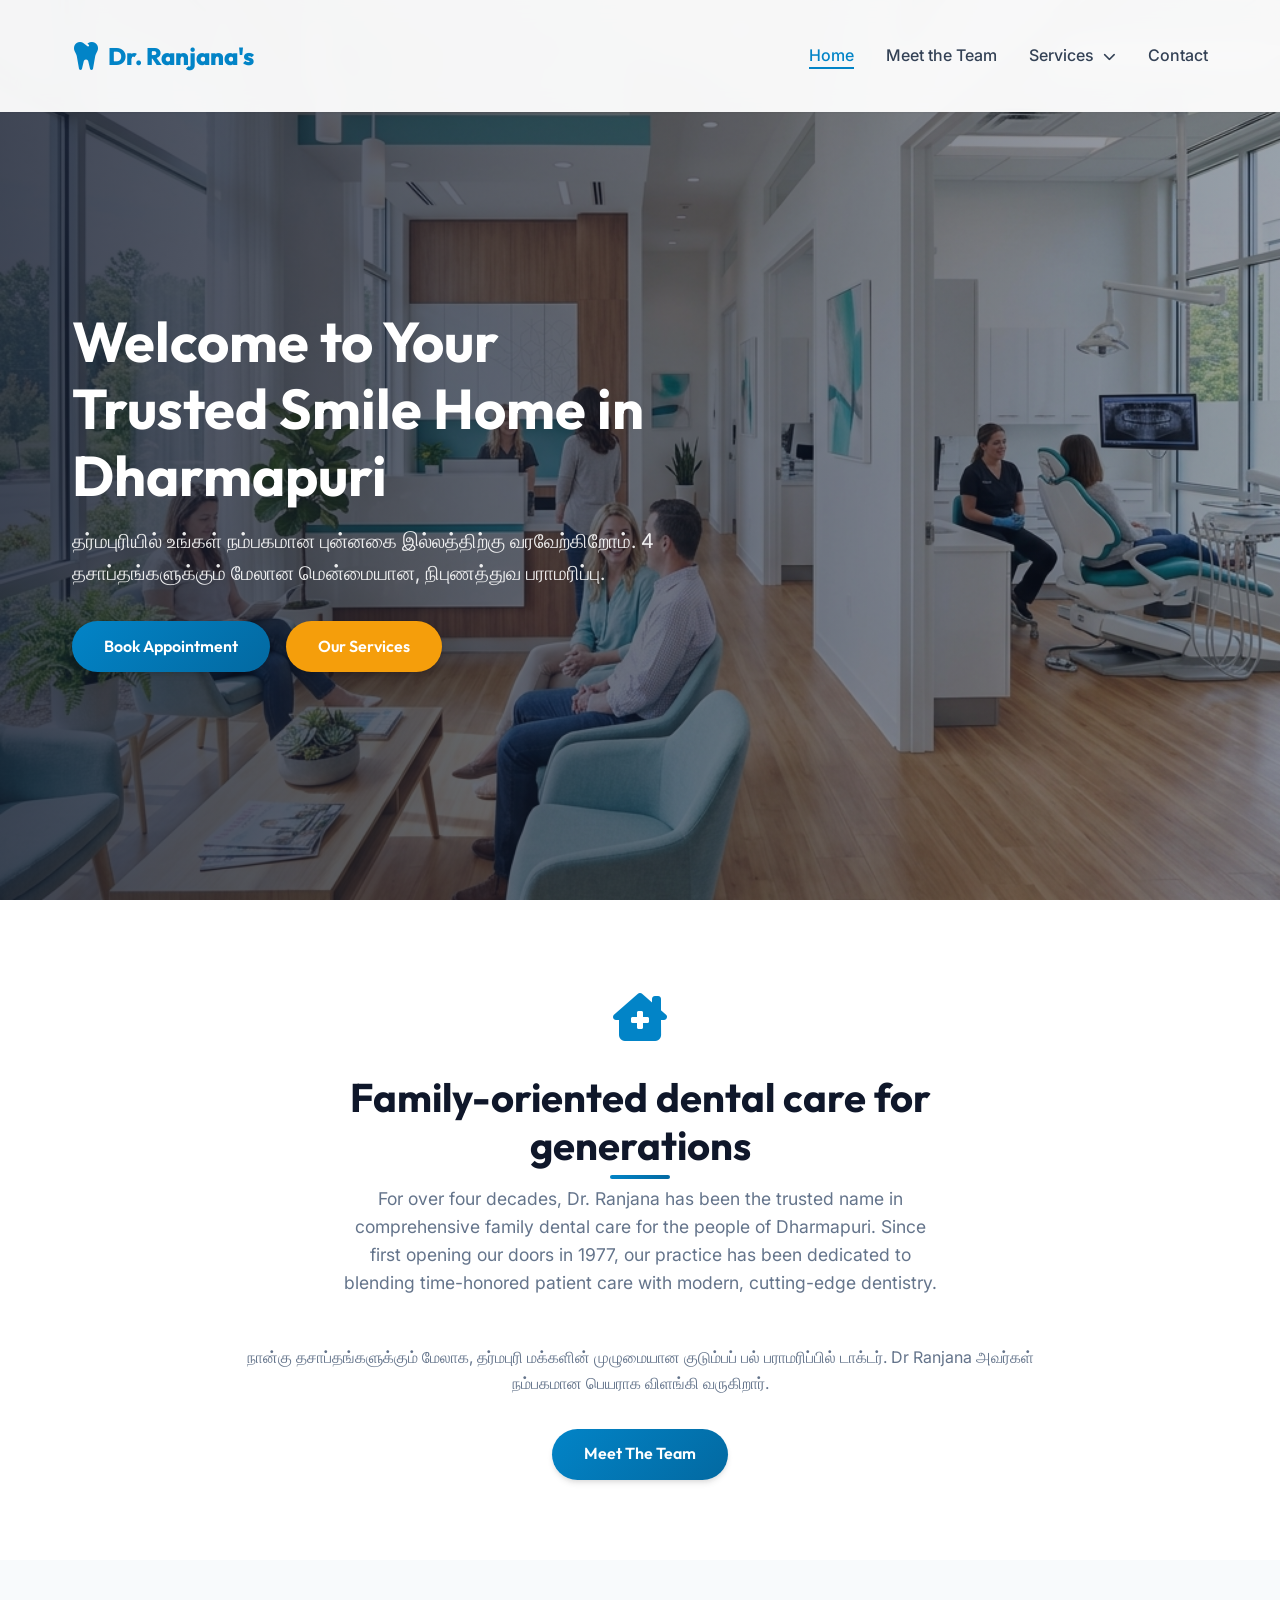
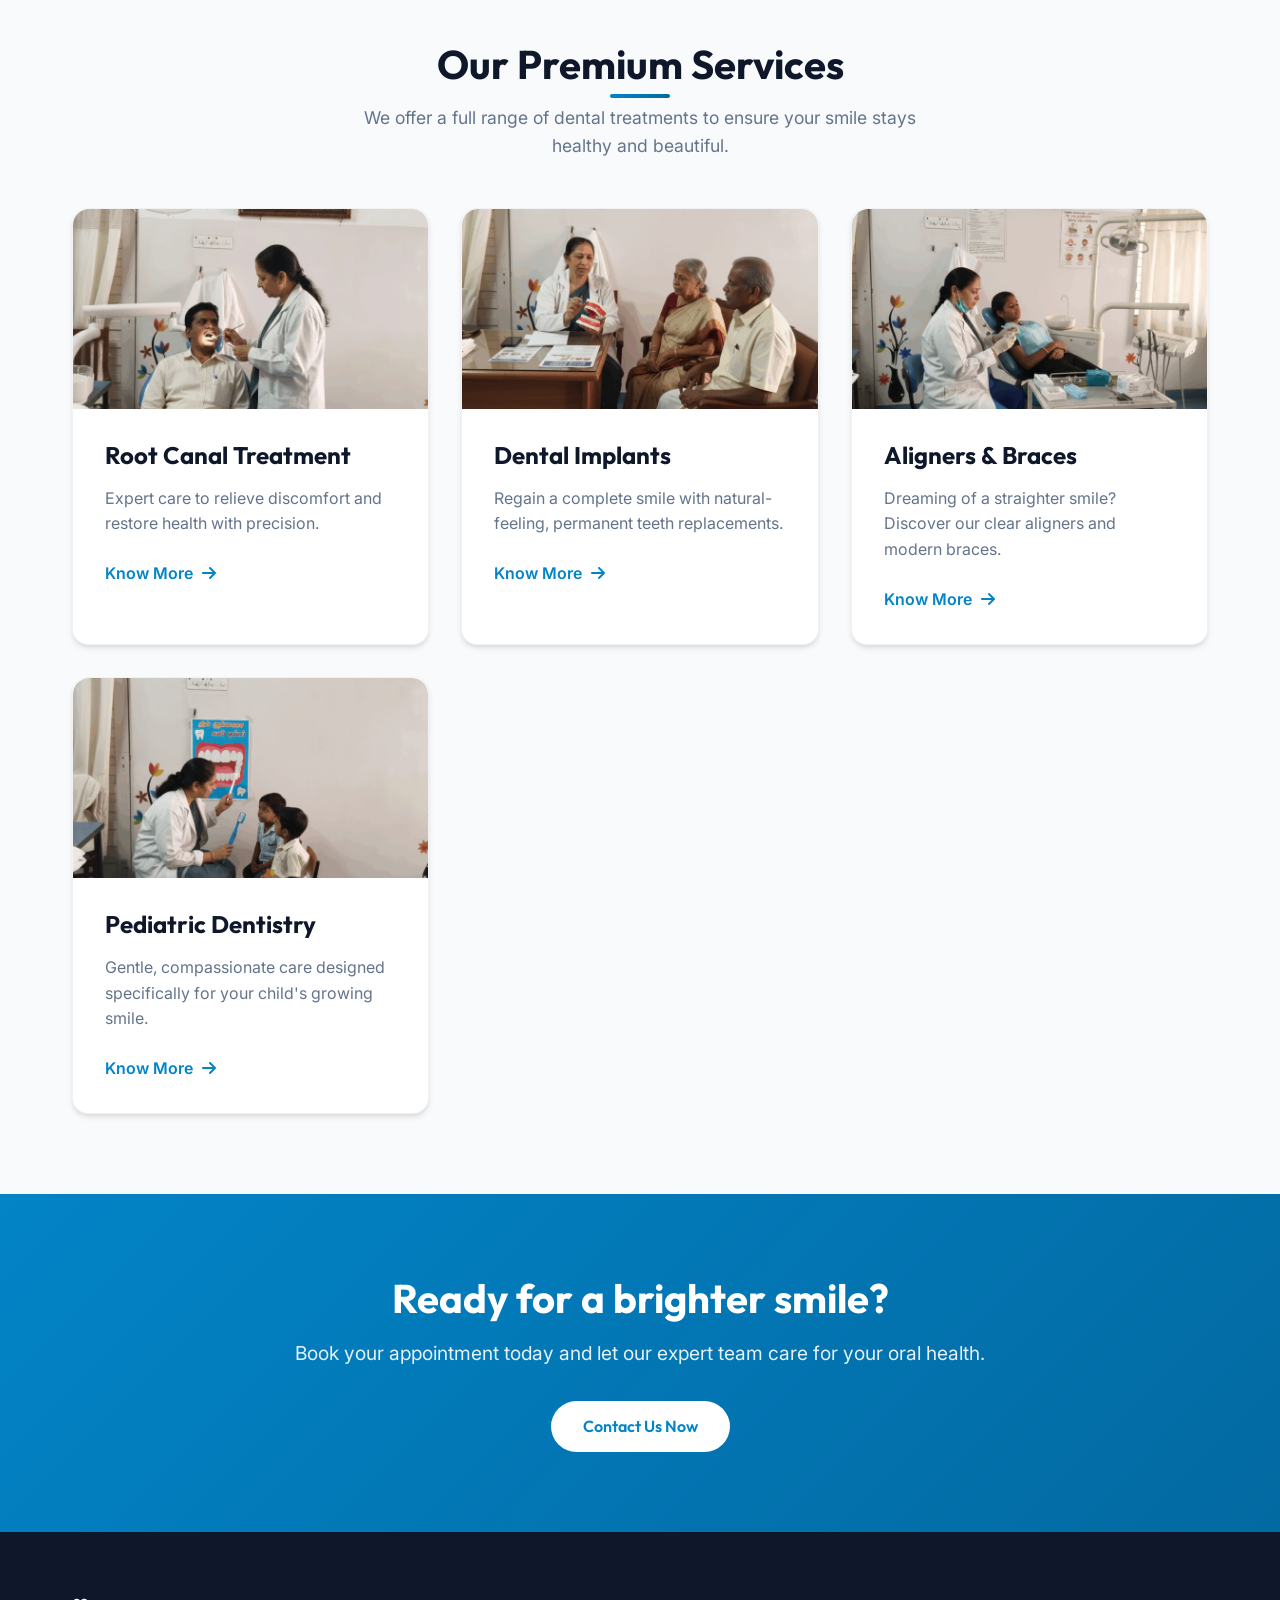
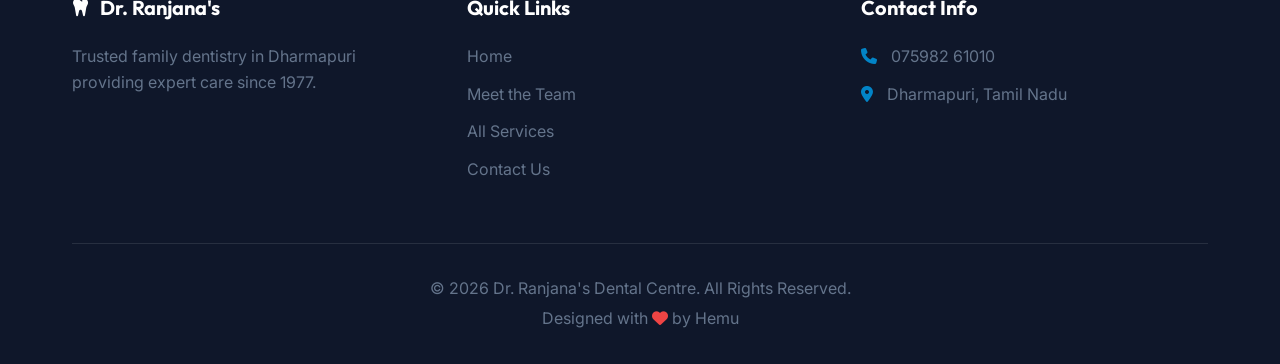
<file: index.html>
<!DOCTYPE html>
<html lang="en">
<head>
    <meta charset="UTF-8">
    <meta name="viewport" content="width=device-width, initial-scale=1.0">
    <title>Dr. Ranjana's Dental Centre | Trusted Family Dentistry in Dharmapuri</title>
    <meta name="description" content="Trusted family dentistry in Dharmapuri — Implants, gum care, pediatric dental.">
    <!-- Google Fonts -->
    <link rel="preconnect" href="https://fonts.googleapis.com">
    <link rel="preconnect" href="https://fonts.gstatic.com" crossorigin>
    <link href="https://fonts.googleapis.com/css2?family=Inter:wght@400;500;600&family=Outfit:wght@400;600;700;800&display=swap" rel="stylesheet">
    <!-- FontAwesome for Icons -->
    <link rel="stylesheet" href="https://cdnjs.cloudflare.com/ajax/libs/font-awesome/6.4.0/css/all.min.css">
    <!-- Custom CSS -->
    <link rel="stylesheet" href="css/style.css">
    <style>
        .hero {
            background-image: url('images/hero_bg.png');
        }
    </style>
</head>
<body>

    <!-- Header -->
    <header class="header">
        <div class="container">
            <a href="index.html" class="logo">
                <i class="fa-solid fa-tooth"></i>
                Dr. Ranjana's
            </a>
            
            <nav>
                <div class="mobile-menu-btn">
                    <i class="fa-solid fa-bars"></i>
                </div>
                <ul class="nav-links">
                    <li><a href="index.html" class="active">Home</a></li>
                    <li><a href="meet-the-team.html">Meet the Team</a></li>
                    <li class="nav-item-dropdown">
                        <a href="services.html">Services <i class="fa-solid fa-chevron-down" style="font-size: 0.8rem; margin-left: 5px;"></i></a>
                        <div class="dropdown-menu">
                            <a href="aligners-braces.html">Aligners & Braces</a>
                            <a href="implants.html">Implants</a>
                            <a href="pediatric-dentistry.html">Pediatric Dentistry</a>
                            <a href="root-canal-treatment.html">Root Canal Treatment</a>
                        </div>
                    </li>
                    <li><a href="contact.html">Contact</a></li>
                </ul>
            </nav>
        </div>
    </header>

    <!-- Hero Section -->
    <section class="hero">
        <div class="container">
            <div class="hero-content">
                <h1 class="hero-title">Welcome to Your Trusted Smile Home in Dharmapuri</h1>
                <p class="hero-desc">தர்மபுரியில் உங்கள் நம்பகமான புன்னகை இல்லத்திற்கு வரவேற்கிறோம். 4 தசாப்தங்களுக்கும் மேலான மென்மையான, நிபுணத்துவ பராமரிப்பு.</p>
                <div style="display: flex; gap: 1rem;">
                    <a href="contact.html" class="btn btn-primary">Book Appointment</a>
                    <a href="services.html" class="btn btn-accent">Our Services</a>
                </div>
            </div>
        </div>
    </section>

    <!-- Intro Section -->
    <section class="section section-light">
        <div class="container text-center">
            <div style="max-width: 800px; margin: 0 auto;">
                <div style="font-size: 3rem; color: var(--primary-color); margin-bottom: 1rem;">
                    <i class="fa-solid fa-clinic-medical"></i>
                </div>
                <h2 class="section-title">Family-oriented dental care for generations</h2>
                <p class="section-subtitle">For over four decades, Dr. Ranjana has been the trusted name in comprehensive family dental care for the people of Dharmapuri. Since first opening our doors in 1977, our practice has been dedicated to blending time-honored patient care with modern, cutting-edge dentistry.</p>
                <p style="color: var(--text-muted); margin-bottom: 2rem;">நான்கு தசாப்தங்களுக்கும் மேலாக, தர்மபுரி மக்களின் முழுமையான குடும்பப் பல் பராமரிப்பில் டாக்டர். Dr Ranjana அவர்கள் நம்பகமான பெயராக விளங்கி வருகிறார்.</p>
                <a href="meet-the-team.html" class="btn btn-primary">Meet The Team</a>
            </div>
        </div>
    </section>

    <!-- Services Overview -->
    <section class="section">
        <div class="container">
            <div class="text-center">
                <h2 class="section-title">Our Premium Services</h2>
                <p class="section-subtitle">We offer a full range of dental treatments to ensure your smile stays healthy and beautiful.</p>
            </div>
            
            <div class="grid">
                <!-- Service 1 -->
                <div class="card" style="padding: 0;">
                    <img src="images/Root%20Canal%20Treatment.png" alt="Root Canal Treatment" style="width: 100%; height: 200px; object-fit: cover; border-top-left-radius: 16px; border-top-right-radius: 16px;">
                    <div style="padding: 2rem;">
                        <h3 class="card-title">Root Canal Treatment</h3>
                        <p style="margin-bottom: 1.5rem; color: var(--text-muted);">Expert care to relieve discomfort and restore health with precision.</p>
                        <a href="root-canal-treatment.html" style="color: var(--primary-color); font-weight: 600;">Know More <i class="fa-solid fa-arrow-right" style="margin-left: 5px;"></i></a>
                    </div>
                </div>
                
                <!-- Service 2 -->
                <div class="card" style="padding: 0;">
                    <img src="images/Dental%20Implants.png" alt="Dental Implants" style="width: 100%; height: 200px; object-fit: cover; border-top-left-radius: 16px; border-top-right-radius: 16px;">
                    <div style="padding: 2rem;">
                        <h3 class="card-title">Dental Implants</h3>
                        <p style="margin-bottom: 1.5rem; color: var(--text-muted);">Regain a complete smile with natural-feeling, permanent teeth replacements.</p>
                        <a href="implants.html" style="color: var(--primary-color); font-weight: 600;">Know More <i class="fa-solid fa-arrow-right" style="margin-left: 5px;"></i></a>
                    </div>
                </div>
                
                <!-- Service 3 -->
                <div class="card" style="padding: 0;">
                    <img src="images/Aligners%20&%20Braces.png" alt="Aligners & Braces" style="width: 100%; height: 200px; object-fit: cover; border-top-left-radius: 16px; border-top-right-radius: 16px;">
                    <div style="padding: 2rem;">
                        <h3 class="card-title">Aligners & Braces</h3>
                        <p style="margin-bottom: 1.5rem; color: var(--text-muted);">Dreaming of a straighter smile? Discover our clear aligners and modern braces.</p>
                        <a href="aligners-braces.html" style="color: var(--primary-color); font-weight: 600;">Know More <i class="fa-solid fa-arrow-right" style="margin-left: 5px;"></i></a>
                    </div>
                </div>
                
                <!-- Service 4 -->
                <div class="card" style="padding: 0;">
                    <img src="images/Pediatric%20Dentistry.png" alt="Pediatric Dentistry" style="width: 100%; height: 200px; object-fit: cover; border-top-left-radius: 16px; border-top-right-radius: 16px;">
                    <div style="padding: 2rem;">
                        <h3 class="card-title">Pediatric Dentistry</h3>
                        <p style="margin-bottom: 1.5rem; color: var(--text-muted);">Gentle, compassionate care designed specifically for your child's growing smile.</p>
                        <a href="pediatric-dentistry.html" style="color: var(--primary-color); font-weight: 600;">Know More <i class="fa-solid fa-arrow-right" style="margin-left: 5px;"></i></a>
                    </div>
                </div>
            </div>
        </div>
    </section>

    <!-- Call to Action -->
    <section class="section" style="background: var(--gradient-primary); color: white; text-align: center;">
        <div class="container">
            <h2 style="font-family: var(--font-heading); font-size: 2.5rem; margin-bottom: 1rem; color: white;">Ready for a brighter smile?</h2>
            <p style="font-size: 1.2rem; margin-bottom: 2rem; opacity: 0.9;">Book your appointment today and let our expert team care for your oral health.</p>
            <a href="contact.html" class="btn" style="background: white; color: var(--primary-color);">Contact Us Now</a>
        </div>
    </section>

    <!-- Footer -->
    <footer class="footer">
        <div class="container">
            <div class="footer-grid">
                <div>
                    <h3 class="footer-heading"><i class="fa-solid fa-tooth" style="margin-right: 10px;"></i>Dr. Ranjana's</h3>
                    <p style="color: var(--text-muted); margin-bottom: 1rem;">Trusted family dentistry in Dharmapuri providing expert care since 1977.</p>
                </div>
                <div>
                    <h3 class="footer-heading">Quick Links</h3>
                    <ul class="footer-links">
                        <li><a href="index.html">Home</a></li>
                        <li><a href="meet-the-team.html">Meet the Team</a></li>
                        <li><a href="services.html">All Services</a></li>
                        <li><a href="contact.html">Contact Us</a></li>
                    </ul>
                </div>
                <div>
                    <h3 class="footer-heading">Contact Info</h3>
                    <ul class="footer-links">
                        <li style="color: var(--text-muted);"><i class="fa-solid fa-phone" style="margin-right: 10px; color: var(--primary-color);"></i> 075982 61010</li>
                        <li style="color: var(--text-muted);"><i class="fa-solid fa-location-dot" style="margin-right: 10px; color: var(--primary-color);"></i> Dharmapuri, Tamil Nadu</li>
                    </ul>
                </div>
            </div>
            <div class="footer-bottom"><p>&copy; 2026 Dr. Ranjana's Dental Centre. All Rights Reserved.</p><p style="margin-top: 5px;">Designed with <i class="fa-solid fa-heart" style="color: #ef4444;"></i> by Hemu</p></div>
        </div>
    </footer>

    <script src="js/main.js"></script>
</body>
</html>
</file>
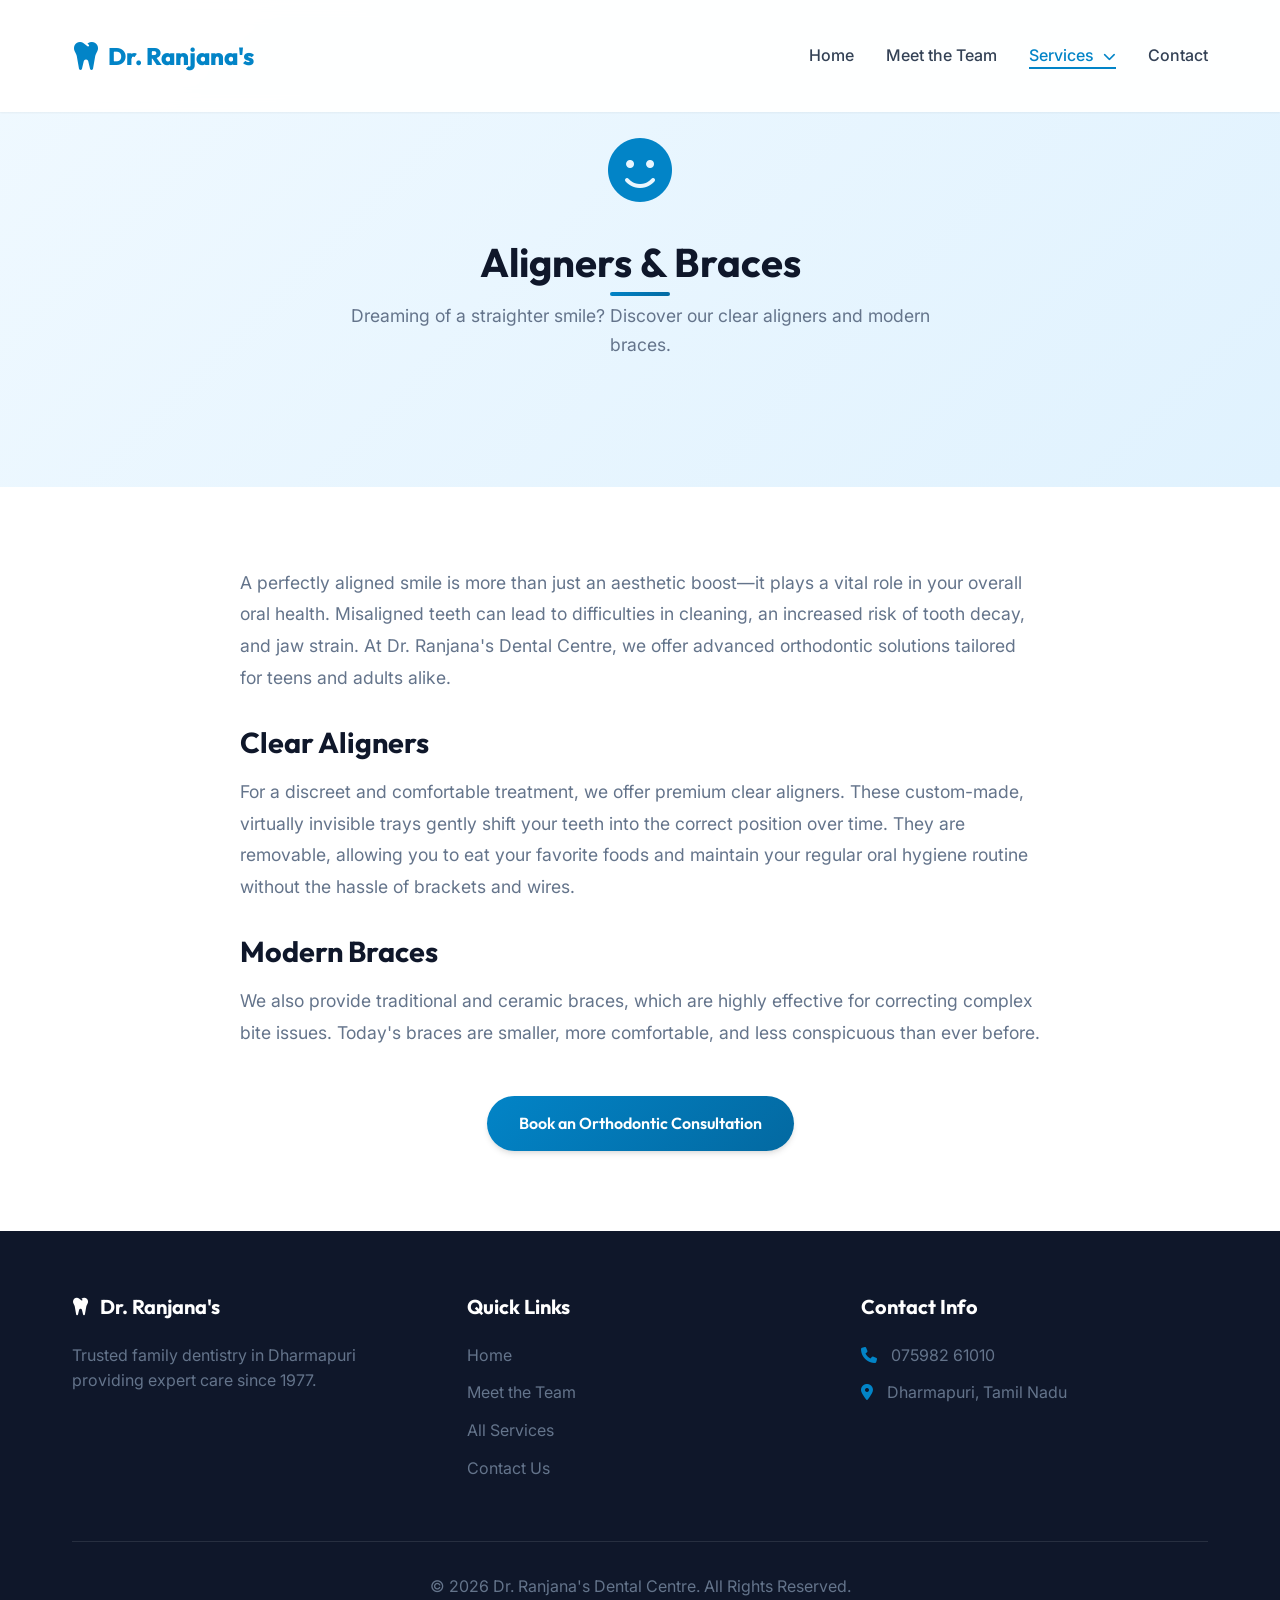
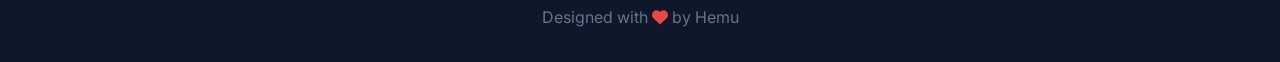
<file: aligners-braces.html>
<!DOCTYPE html>
<html lang="en">
<head>
    <meta charset="UTF-8">
    <meta name="viewport" content="width=device-width, initial-scale=1.0">
    <title>Aligners & Braces | Dr. Ranjana's Dental Centre</title>
    <link rel="preconnect" href="https://fonts.googleapis.com">
    <link rel="preconnect" href="https://fonts.gstatic.com" crossorigin>
    <link href="https://fonts.googleapis.com/css2?family=Inter:wght@400;500;600&family=Outfit:wght@400;600;700;800&display=swap" rel="stylesheet">
    <link rel="stylesheet" href="https://cdnjs.cloudflare.com/ajax/libs/font-awesome/6.4.0/css/all.min.css">
    <link rel="stylesheet" href="css/style.css">
</head>
<body>
    <!-- Header -->
    <header class="header">
        <div class="container">
            <a href="index.html" class="logo">
                <i class="fa-solid fa-tooth"></i> Dr. Ranjana's
            </a>
            <nav>
                <div class="mobile-menu-btn"><i class="fa-solid fa-bars"></i></div>
                <ul class="nav-links">
                    <li><a href="index.html">Home</a></li>
                    <li><a href="meet-the-team.html">Meet the Team</a></li>
                    <li class="nav-item-dropdown">
                        <a href="services.html" class="active">Services <i class="fa-solid fa-chevron-down" style="font-size: 0.8rem; margin-left: 5px;"></i></a>
                        <div class="dropdown-menu">
                            <a href="aligners-braces.html">Aligners & Braces</a>
                            <a href="implants.html">Implants</a>
                            <a href="pediatric-dentistry.html">Pediatric Dentistry</a>
                            <a href="root-canal-treatment.html">Root Canal Treatment</a>
                        </div>
                    </li>
                    <li><a href="contact.html">Contact</a></li>
                </ul>
            </nav>
        </div>
    </header>

    <section class="section" style="background: var(--gradient-bg); padding-top: 120px; text-align: center;">
        <div class="container">
            <div style="font-size: 4rem; color: var(--primary-color); margin-bottom: 1rem;"><i class="fa-solid fa-face-smile"></i></div>
            <h1 class="section-title">Aligners & Braces</h1>
            <p class="section-subtitle">Dreaming of a straighter smile? Discover our clear aligners and modern braces.</p>
        </div>
    </section>

    <section class="section section-light">
        <div class="container">
            <div style="max-width: 800px; margin: 0 auto; font-size: 1.1rem; line-height: 1.8; color: var(--text-muted);">
                <p style="margin-bottom: 2rem;">A perfectly aligned smile is more than just an aesthetic boost—it plays a vital role in your overall oral health. Misaligned teeth can lead to difficulties in cleaning, an increased risk of tooth decay, and jaw strain. At Dr. Ranjana's Dental Centre, we offer advanced orthodontic solutions tailored for teens and adults alike.</p>
                <h3 style="font-size: 1.8rem; color: var(--secondary-color); margin-bottom: 1rem;">Clear Aligners</h3>
                <p style="margin-bottom: 2rem;">For a discreet and comfortable treatment, we offer premium clear aligners. These custom-made, virtually invisible trays gently shift your teeth into the correct position over time. They are removable, allowing you to eat your favorite foods and maintain your regular oral hygiene routine without the hassle of brackets and wires.</p>
                <h3 style="font-size: 1.8rem; color: var(--secondary-color); margin-bottom: 1rem;">Modern Braces</h3>
                <p style="margin-bottom: 2rem;">We also provide traditional and ceramic braces, which are highly effective for correcting complex bite issues. Today's braces are smaller, more comfortable, and less conspicuous than ever before.</p>
                <div style="text-align: center; margin-top: 3rem;">
                    <a href="contact.html" class="btn btn-primary">Book an Orthodontic Consultation</a>
                </div>
            </div>
        </div>
    </section>

    <footer class="footer">
        <div class="container">
            <div class="footer-grid">
                <div><h3 class="footer-heading"><i class="fa-solid fa-tooth" style="margin-right: 10px;"></i>Dr. Ranjana's</h3><p style="color: var(--text-muted); margin-bottom: 1rem;">Trusted family dentistry in Dharmapuri providing expert care since 1977.</p></div>
                <div><h3 class="footer-heading">Quick Links</h3><ul class="footer-links"><li><a href="index.html">Home</a></li><li><a href="meet-the-team.html">Meet the Team</a></li><li><a href="services.html">All Services</a></li><li><a href="contact.html">Contact Us</a></li></ul></div>
                <div><h3 class="footer-heading">Contact Info</h3><ul class="footer-links"><li style="color: var(--text-muted);"><i class="fa-solid fa-phone" style="margin-right: 10px; color: var(--primary-color);"></i> 075982 61010</li><li style="color: var(--text-muted);"><i class="fa-solid fa-location-dot" style="margin-right: 10px; color: var(--primary-color);"></i> Dharmapuri, Tamil Nadu</li></ul></div>
            </div>
            <div class="footer-bottom"><p>&copy; 2026 Dr. Ranjana's Dental Centre. All Rights Reserved.</p><p style="margin-top: 5px;">Designed with <i class="fa-solid fa-heart" style="color: #ef4444;"></i> by Hemu</p></div>
        </div>
    </footer>
    <script src="js/main.js"></script>
</body>
</html>
</file>
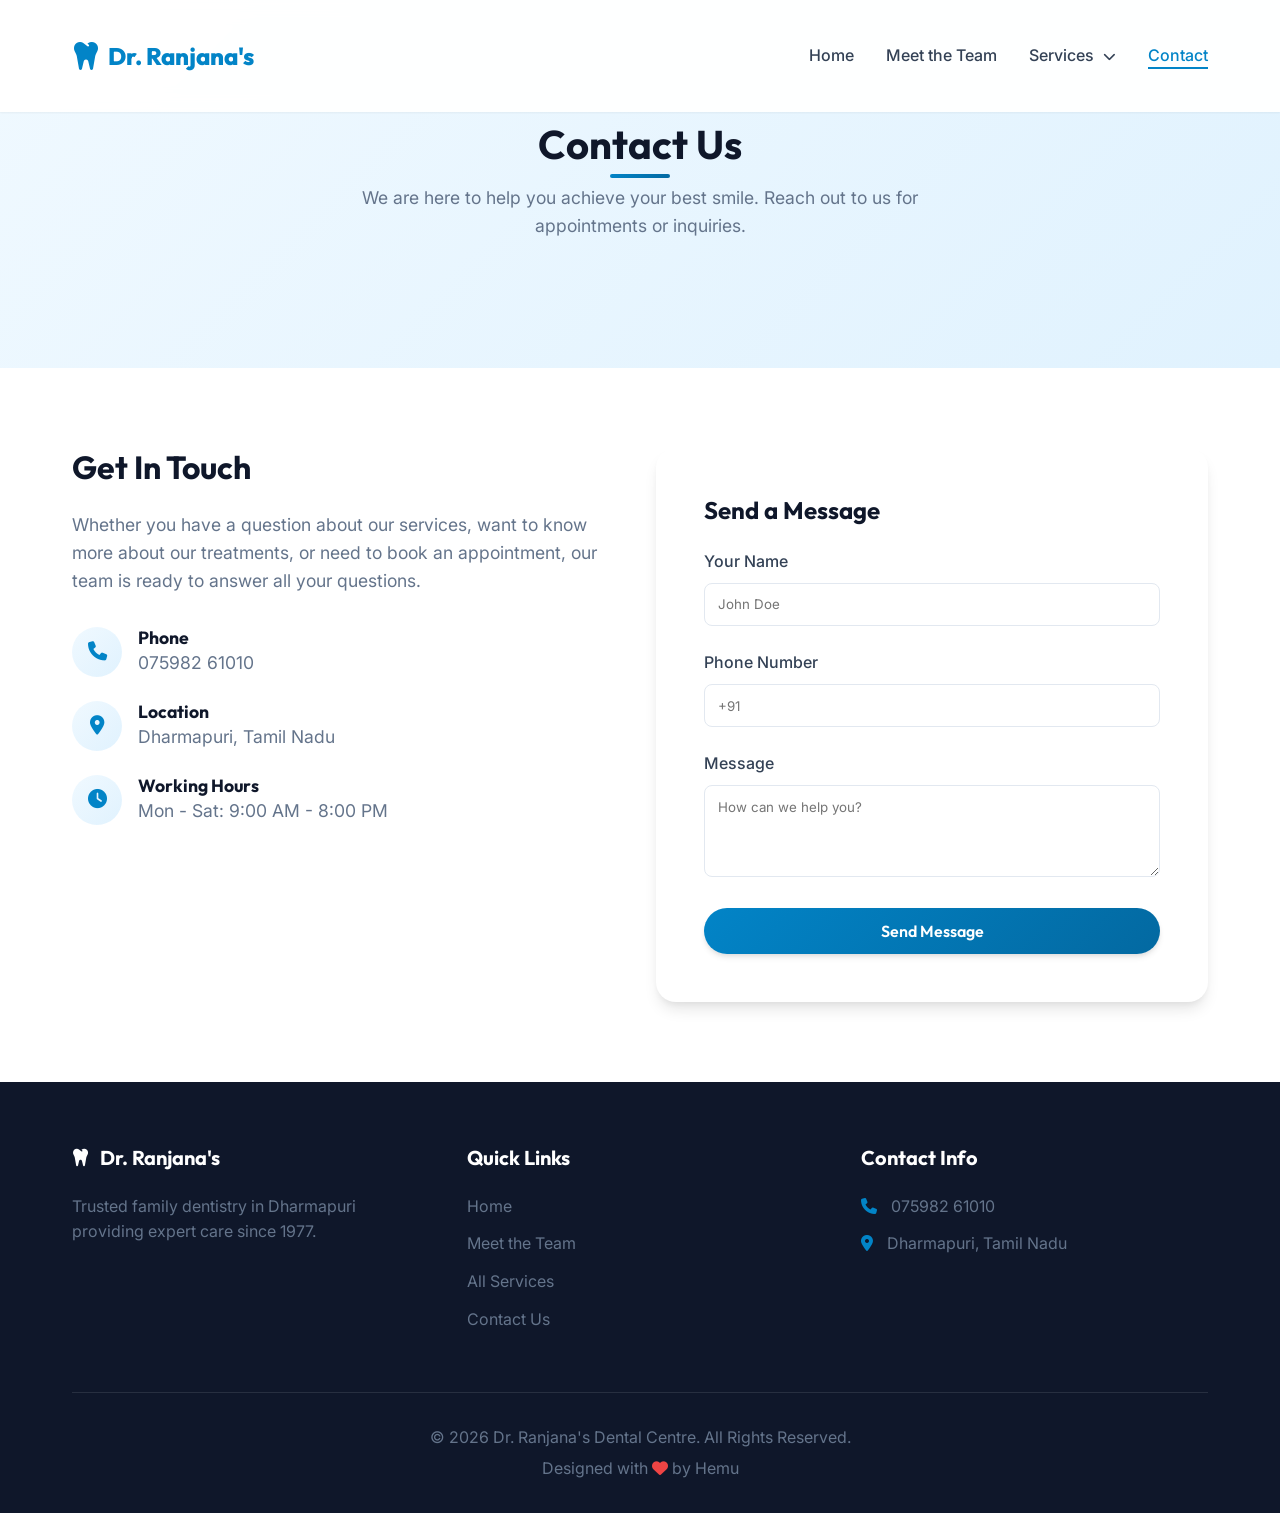
<file: contact.html>
<!DOCTYPE html>
<html lang="en">
<head>
    <meta charset="UTF-8">
    <meta name="viewport" content="width=device-width, initial-scale=1.0">
    <title>Contact Us | Dr. Ranjana's Dental Centre</title>
    <link rel="preconnect" href="https://fonts.googleapis.com">
    <link rel="preconnect" href="https://fonts.gstatic.com" crossorigin>
    <link href="https://fonts.googleapis.com/css2?family=Inter:wght@400;500;600&family=Outfit:wght@400;600;700;800&display=swap" rel="stylesheet">
    <link rel="stylesheet" href="https://cdnjs.cloudflare.com/ajax/libs/font-awesome/6.4.0/css/all.min.css">
    <link rel="stylesheet" href="css/style.css">
</head>
<body>
    <header class="header">
        <div class="container">
            <a href="index.html" class="logo"><i class="fa-solid fa-tooth"></i> Dr. Ranjana's</a>
            <nav>
                <div class="mobile-menu-btn"><i class="fa-solid fa-bars"></i></div>
                <ul class="nav-links">
                    <li><a href="index.html">Home</a></li>
                    <li><a href="meet-the-team.html">Meet the Team</a></li>
                    <li class="nav-item-dropdown">
                        <a href="services.html">Services <i class="fa-solid fa-chevron-down" style="font-size: 0.8rem; margin-left: 5px;"></i></a>
                        <div class="dropdown-menu">
                            <a href="aligners-braces.html">Aligners & Braces</a>
                            <a href="implants.html">Implants</a>
                            <a href="pediatric-dentistry.html">Pediatric Dentistry</a>
                            <a href="root-canal-treatment.html">Root Canal Treatment</a>
                        </div>
                    </li>
                    <li><a href="contact.html" class="active">Contact</a></li>
                </ul>
            </nav>
        </div>
    </header>

    <section class="section" style="background: var(--gradient-bg); padding-top: 120px; text-align: center;">
        <div class="container">
            <h1 class="section-title">Contact Us</h1>
            <p class="section-subtitle">We are here to help you achieve your best smile. Reach out to us for appointments or inquiries.</p>
        </div>
    </section>

    <section class="section section-light">
        <div class="container">
            <div class="grid" style="grid-template-columns: 1fr 1fr; align-items: start;">
                <div>
                    <h2 style="font-size: 2rem; margin-bottom: 1.5rem; color: var(--secondary-color);">Get In Touch</h2>
                    <p style="margin-bottom: 2rem; color: var(--text-muted); font-size: 1.1rem;">Whether you have a question about our services, want to know more about our treatments, or need to book an appointment, our team is ready to answer all your questions.</p>
                    
                    <div style="display: flex; align-items: center; margin-bottom: 1.5rem;">
                        <div style="width: 50px; height: 50px; background: var(--gradient-bg); border-radius: 50%; display: flex; align-items: center; justify-content: center; color: var(--primary-color); font-size: 1.2rem; margin-right: 1rem;">
                            <i class="fa-solid fa-phone"></i>
                        </div>
                        <div>
                            <h4 style="color: var(--secondary-color); font-size: 1.1rem;">Phone</h4>
                            <p style="color: var(--text-muted); font-size: 1.1rem;">075982 61010</p>
                        </div>
                    </div>

                    <div style="display: flex; align-items: center; margin-bottom: 1.5rem;">
                        <div style="width: 50px; height: 50px; background: var(--gradient-bg); border-radius: 50%; display: flex; align-items: center; justify-content: center; color: var(--primary-color); font-size: 1.2rem; margin-right: 1rem;">
                            <i class="fa-solid fa-location-dot"></i>
                        </div>
                        <div>
                            <h4 style="color: var(--secondary-color); font-size: 1.1rem;">Location</h4>
                            <p style="color: var(--text-muted); font-size: 1.1rem;">Dharmapuri, Tamil Nadu</p>
                        </div>
                    </div>
                    
                    <div style="display: flex; align-items: center; margin-bottom: 1.5rem;">
                        <div style="width: 50px; height: 50px; background: var(--gradient-bg); border-radius: 50%; display: flex; align-items: center; justify-content: center; color: var(--primary-color); font-size: 1.2rem; margin-right: 1rem;">
                            <i class="fa-solid fa-clock"></i>
                        </div>
                        <div>
                            <h4 style="color: var(--secondary-color); font-size: 1.1rem;">Working Hours</h4>
                            <p style="color: var(--text-muted); font-size: 1.1rem;">Mon - Sat: 9:00 AM - 8:00 PM</p>
                        </div>
                    </div>
                </div>

                <div style="background: white; padding: 3rem; border-radius: 20px; box-shadow: var(--shadow-lg);">
                    <h3 style="font-size: 1.5rem; margin-bottom: 1.5rem; color: var(--secondary-color);">Send a Message</h3>
                    <form style="display: flex; flex-direction: column; gap: 1.5rem;" onsubmit="event.preventDefault(); alert('Message sent successfully!');">
                        <div>
                            <label style="display: block; margin-bottom: 0.5rem; color: var(--text-main); font-weight: 500;">Your Name</label>
                            <input type="text" placeholder="John Doe" style="width: 100%; padding: 0.8rem; border: 1px solid #e2e8f0; border-radius: 8px; font-family: var(--font-body); outline: none;" required>
                        </div>
                        <div>
                            <label style="display: block; margin-bottom: 0.5rem; color: var(--text-main); font-weight: 500;">Phone Number</label>
                            <input type="tel" placeholder="+91" style="width: 100%; padding: 0.8rem; border: 1px solid #e2e8f0; border-radius: 8px; font-family: var(--font-body); outline: none;" required>
                        </div>
                        <div>
                            <label style="display: block; margin-bottom: 0.5rem; color: var(--text-main); font-weight: 500;">Message</label>
                            <textarea rows="4" placeholder="How can we help you?" style="width: 100%; padding: 0.8rem; border: 1px solid #e2e8f0; border-radius: 8px; font-family: var(--font-body); outline: none;" required></textarea>
                        </div>
                        <button type="submit" class="btn btn-primary" style="width: 100%;">Send Message</button>
                    </form>
                </div>
            </div>
        </div>
    </section>

    <footer class="footer">
        <div class="container">
            <div class="footer-grid">
                <div><h3 class="footer-heading"><i class="fa-solid fa-tooth" style="margin-right: 10px;"></i>Dr. Ranjana's</h3><p style="color: var(--text-muted); margin-bottom: 1rem;">Trusted family dentistry in Dharmapuri providing expert care since 1977.</p></div>
                <div><h3 class="footer-heading">Quick Links</h3><ul class="footer-links"><li><a href="index.html">Home</a></li><li><a href="meet-the-team.html">Meet the Team</a></li><li><a href="services.html">All Services</a></li><li><a href="contact.html">Contact Us</a></li></ul></div>
                <div><h3 class="footer-heading">Contact Info</h3><ul class="footer-links"><li style="color: var(--text-muted);"><i class="fa-solid fa-phone" style="margin-right: 10px; color: var(--primary-color);"></i> 075982 61010</li><li style="color: var(--text-muted);"><i class="fa-solid fa-location-dot" style="margin-right: 10px; color: var(--primary-color);"></i> Dharmapuri, Tamil Nadu</li></ul></div>
            </div>
            <div class="footer-bottom"><p>&copy; 2026 Dr. Ranjana's Dental Centre. All Rights Reserved.</p><p style="margin-top: 5px;">Designed with <i class="fa-solid fa-heart" style="color: #ef4444;"></i> by Hemu</p></div>
        </div>
    </footer>
    <script src="js/main.js"></script>
</body>
</html>
</file>
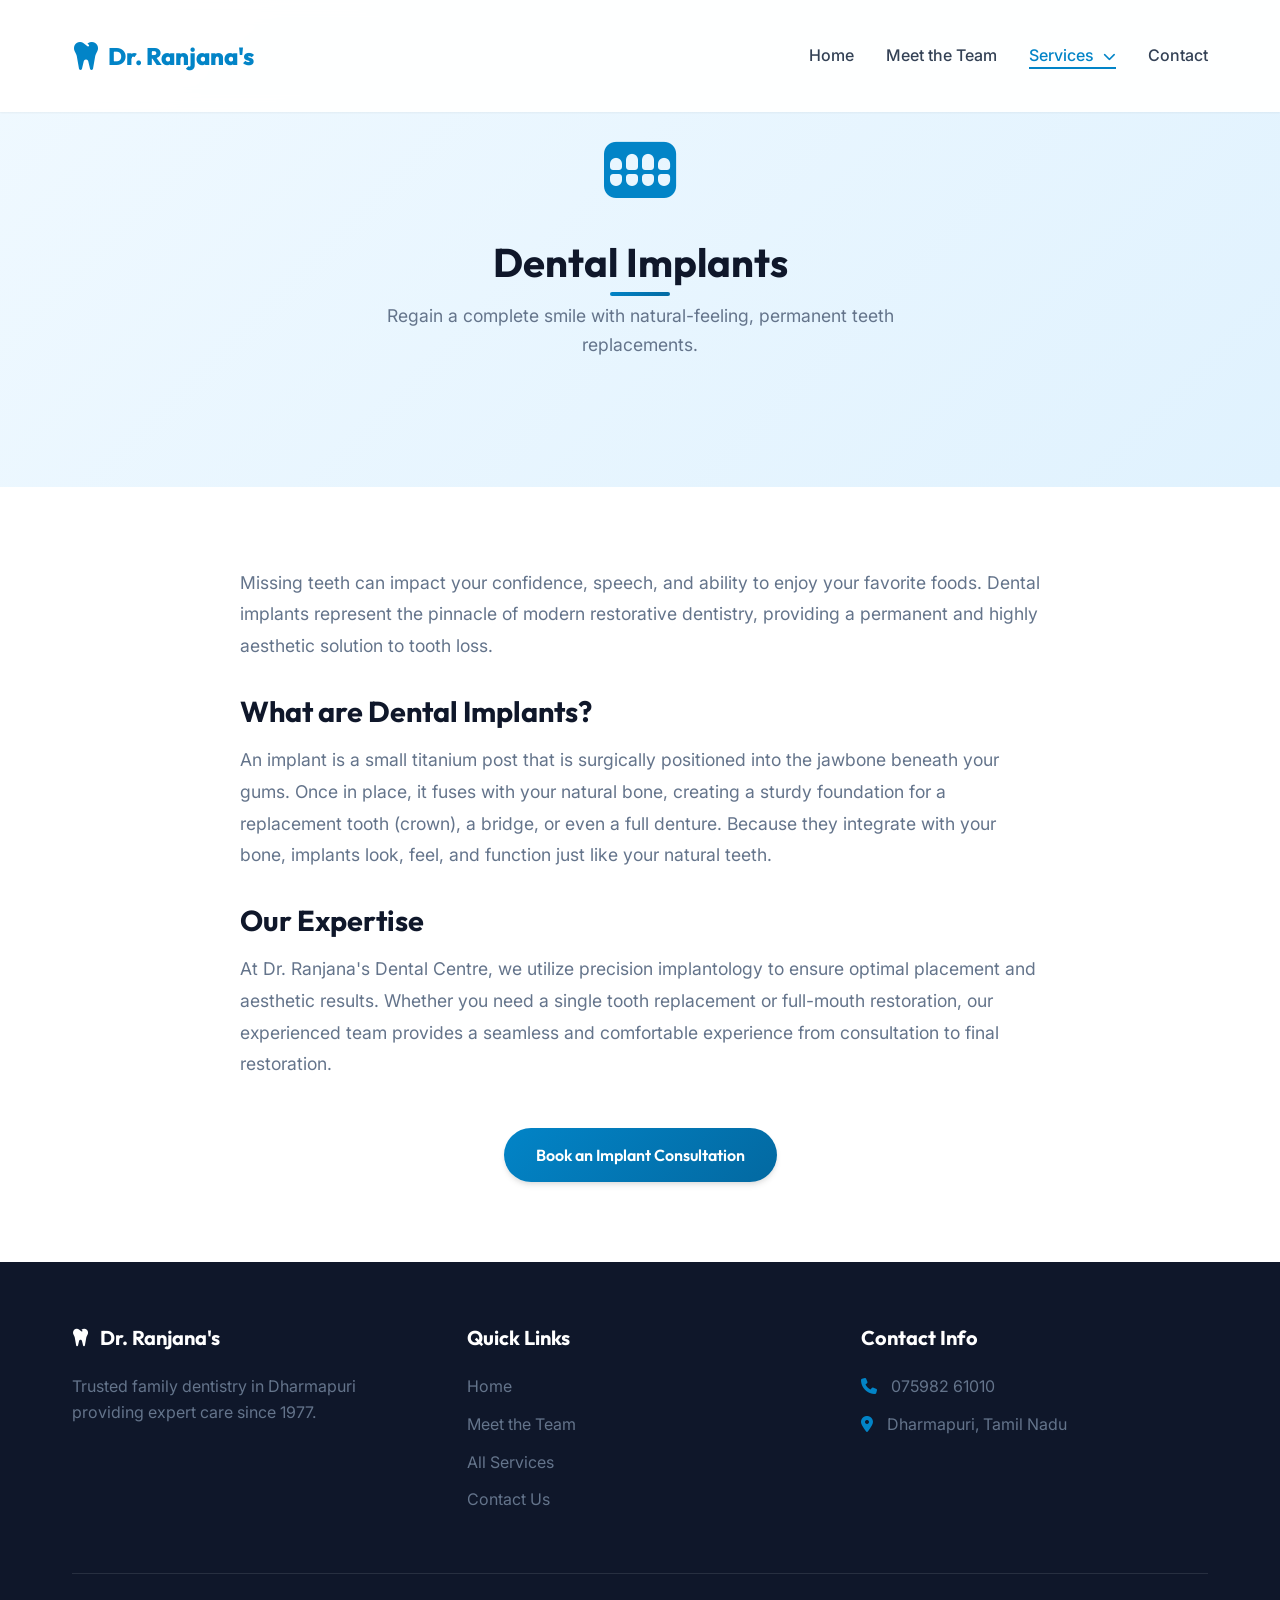
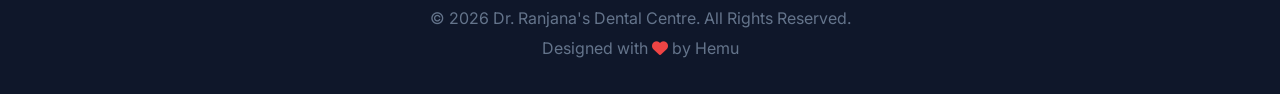
<file: implants.html>
<!DOCTYPE html>
<html lang="en">
<head>
    <meta charset="UTF-8">
    <meta name="viewport" content="width=device-width, initial-scale=1.0">
    <title>Dental Implants | Dr. Ranjana's Dental Centre</title>
    <link rel="preconnect" href="https://fonts.googleapis.com">
    <link rel="preconnect" href="https://fonts.gstatic.com" crossorigin>
    <link href="https://fonts.googleapis.com/css2?family=Inter:wght@400;500;600&family=Outfit:wght@400;600;700;800&display=swap" rel="stylesheet">
    <link rel="stylesheet" href="https://cdnjs.cloudflare.com/ajax/libs/font-awesome/6.4.0/css/all.min.css">
    <link rel="stylesheet" href="css/style.css">
</head>
<body>
    <header class="header">
        <div class="container">
            <a href="index.html" class="logo"><i class="fa-solid fa-tooth"></i> Dr. Ranjana's</a>
            <nav>
                <div class="mobile-menu-btn"><i class="fa-solid fa-bars"></i></div>
                <ul class="nav-links">
                    <li><a href="index.html">Home</a></li>
                    <li><a href="meet-the-team.html">Meet the Team</a></li>
                    <li class="nav-item-dropdown">
                        <a href="services.html" class="active">Services <i class="fa-solid fa-chevron-down" style="font-size: 0.8rem; margin-left: 5px;"></i></a>
                        <div class="dropdown-menu">
                            <a href="aligners-braces.html">Aligners & Braces</a>
                            <a href="implants.html">Implants</a>
                            <a href="pediatric-dentistry.html">Pediatric Dentistry</a>
                            <a href="root-canal-treatment.html">Root Canal Treatment</a>
                        </div>
                    </li>
                    <li><a href="contact.html">Contact</a></li>
                </ul>
            </nav>
        </div>
    </header>

    <section class="section" style="background: var(--gradient-bg); padding-top: 120px; text-align: center;">
        <div class="container">
            <div style="font-size: 4rem; color: var(--primary-color); margin-bottom: 1rem;"><i class="fa-solid fa-teeth"></i></div>
            <h1 class="section-title">Dental Implants</h1>
            <p class="section-subtitle">Regain a complete smile with natural-feeling, permanent teeth replacements.</p>
        </div>
    </section>

    <section class="section section-light">
        <div class="container">
            <div style="max-width: 800px; margin: 0 auto; font-size: 1.1rem; line-height: 1.8; color: var(--text-muted);">
                <p style="margin-bottom: 2rem;">Missing teeth can impact your confidence, speech, and ability to enjoy your favorite foods. Dental implants represent the pinnacle of modern restorative dentistry, providing a permanent and highly aesthetic solution to tooth loss.</p>
                <h3 style="font-size: 1.8rem; color: var(--secondary-color); margin-bottom: 1rem;">What are Dental Implants?</h3>
                <p style="margin-bottom: 2rem;">An implant is a small titanium post that is surgically positioned into the jawbone beneath your gums. Once in place, it fuses with your natural bone, creating a sturdy foundation for a replacement tooth (crown), a bridge, or even a full denture. Because they integrate with your bone, implants look, feel, and function just like your natural teeth.</p>
                <h3 style="font-size: 1.8rem; color: var(--secondary-color); margin-bottom: 1rem;">Our Expertise</h3>
                <p style="margin-bottom: 2rem;">At Dr. Ranjana's Dental Centre, we utilize precision implantology to ensure optimal placement and aesthetic results. Whether you need a single tooth replacement or full-mouth restoration, our experienced team provides a seamless and comfortable experience from consultation to final restoration.</p>
                <div style="text-align: center; margin-top: 3rem;">
                    <a href="contact.html" class="btn btn-primary">Book an Implant Consultation</a>
                </div>
            </div>
        </div>
    </section>

    <footer class="footer">
        <div class="container">
            <div class="footer-grid">
                <div><h3 class="footer-heading"><i class="fa-solid fa-tooth" style="margin-right: 10px;"></i>Dr. Ranjana's</h3><p style="color: var(--text-muted); margin-bottom: 1rem;">Trusted family dentistry in Dharmapuri providing expert care since 1977.</p></div>
                <div><h3 class="footer-heading">Quick Links</h3><ul class="footer-links"><li><a href="index.html">Home</a></li><li><a href="meet-the-team.html">Meet the Team</a></li><li><a href="services.html">All Services</a></li><li><a href="contact.html">Contact Us</a></li></ul></div>
                <div><h3 class="footer-heading">Contact Info</h3><ul class="footer-links"><li style="color: var(--text-muted);"><i class="fa-solid fa-phone" style="margin-right: 10px; color: var(--primary-color);"></i> 075982 61010</li><li style="color: var(--text-muted);"><i class="fa-solid fa-location-dot" style="margin-right: 10px; color: var(--primary-color);"></i> Dharmapuri, Tamil Nadu</li></ul></div>
            </div>
            <div class="footer-bottom"><p>&copy; 2026 Dr. Ranjana's Dental Centre. All Rights Reserved.</p><p style="margin-top: 5px;">Designed with <i class="fa-solid fa-heart" style="color: #ef4444;"></i> by Hemu</p></div>
        </div>
    </footer>
    <script src="js/main.js"></script>
</body>
</html>
</file>
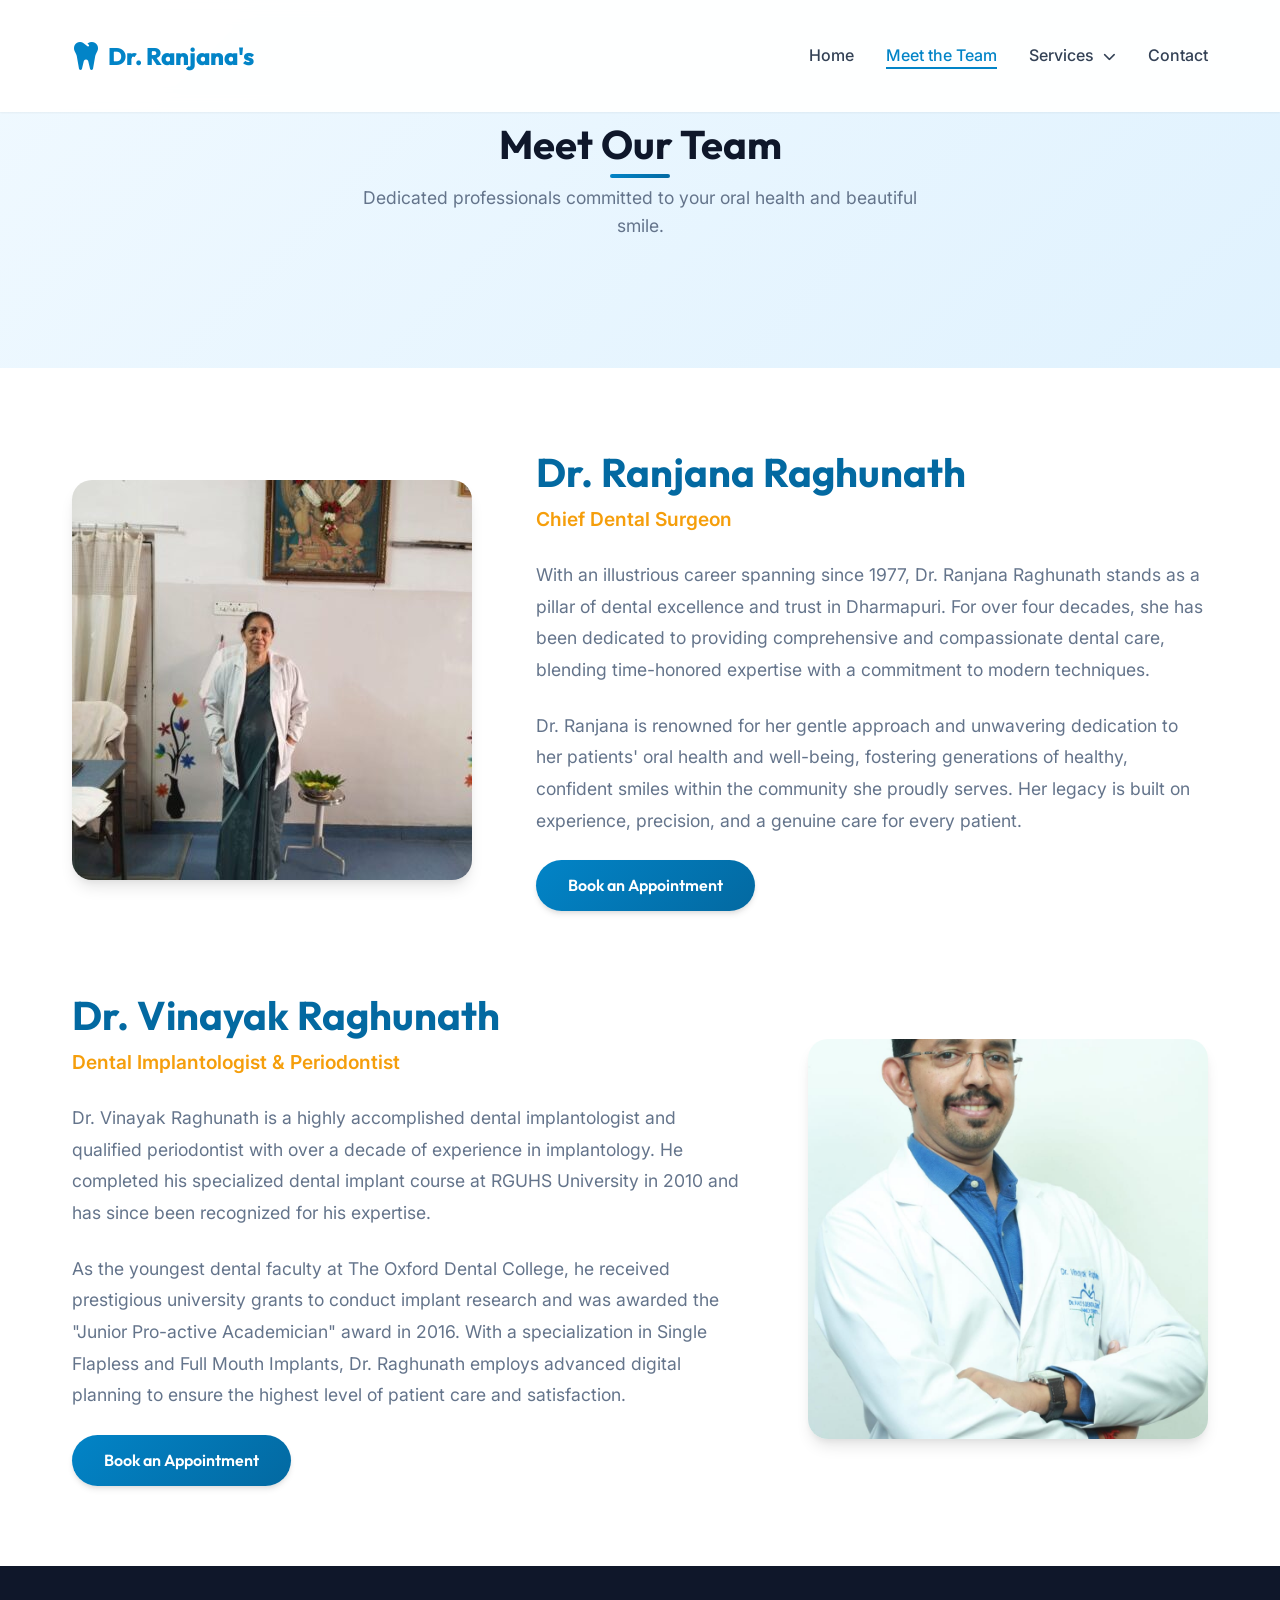
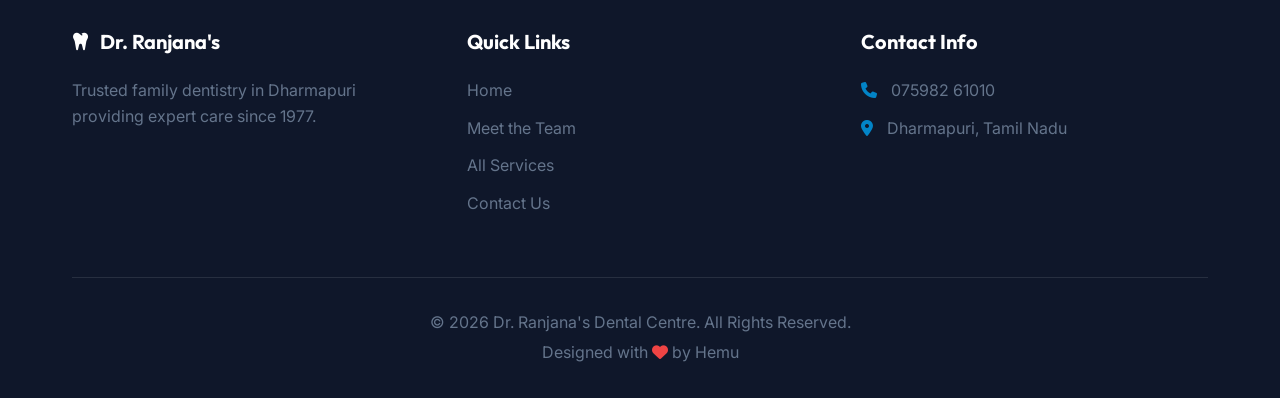
<file: meet-the-team.html>
<!DOCTYPE html>
<html lang="en">
<head>
    <meta charset="UTF-8">
    <meta name="viewport" content="width=device-width, initial-scale=1.0">
    <title>Meet the Team | Dr. Ranjana's Dental Centre</title>
    <!-- Google Fonts -->
    <link rel="preconnect" href="https://fonts.googleapis.com">
    <link rel="preconnect" href="https://fonts.gstatic.com" crossorigin>
    <link href="https://fonts.googleapis.com/css2?family=Inter:wght@400;500;600&family=Outfit:wght@400;600;700;800&display=swap" rel="stylesheet">
    <!-- FontAwesome for Icons -->
    <link rel="stylesheet" href="https://cdnjs.cloudflare.com/ajax/libs/font-awesome/6.4.0/css/all.min.css">
    <!-- Custom CSS -->
    <link rel="stylesheet" href="css/style.css">
</head>
<body>

    <!-- Header -->
    <header class="header">
        <div class="container">
            <a href="index.html" class="logo">
                <i class="fa-solid fa-tooth"></i>
                Dr. Ranjana's
            </a>
            
            <nav>
                <div class="mobile-menu-btn">
                    <i class="fa-solid fa-bars"></i>
                </div>
                <ul class="nav-links">
                    <li><a href="index.html">Home</a></li>
                    <li><a href="meet-the-team.html" class="active">Meet the Team</a></li>
                    <li class="nav-item-dropdown">
                        <a href="services.html">Services <i class="fa-solid fa-chevron-down" style="font-size: 0.8rem; margin-left: 5px;"></i></a>
                        <div class="dropdown-menu">
                            <a href="aligners-braces.html">Aligners & Braces</a>
                            <a href="implants.html">Implants</a>
                            <a href="pediatric-dentistry.html">Pediatric Dentistry</a>
                            <a href="root-canal-treatment.html">Root Canal Treatment</a>
                        </div>
                    </li>
                    <li><a href="contact.html">Contact</a></li>
                </ul>
            </nav>
        </div>
    </header>

    <!-- Page Header -->
    <section class="section" style="background: var(--gradient-bg); padding-top: 120px; text-align: center;">
        <div class="container">
            <h1 class="section-title">Meet Our Team</h1>
            <p class="section-subtitle">Dedicated professionals committed to your oral health and beautiful smile.</p>
        </div>
    </section>

    <!-- Team Content -->
    <section class="section section-light">
        <div class="container">
            <!-- Dr. Ranjana -->
            <div style="display: flex; flex-wrap: wrap; gap: 4rem; align-items: center; justify-content: center; margin-bottom: 5rem;">
                <div style="flex: 1; min-width: 300px; max-width: 400px;">
                    <div style="width: 100%; aspect-ratio: 1; border-radius: 20px; overflow: hidden; box-shadow: var(--shadow-lg);">
                        <img src="images/Dr.Ranjana%20Raghunathan.jpeg" alt="Dr. Ranjana Raghunath" style="width: 100%; height: 100%; object-fit: cover; background: #e2e8f0;">
                    </div>
                </div>
                <div style="flex: 1; min-width: 300px;">
                    <h2 style="font-size: 2.5rem; margin-bottom: 0.5rem; color: var(--primary-dark);">Dr. Ranjana Raghunath</h2>
                    <p style="font-size: 1.2rem; color: var(--accent-color); font-weight: 600; margin-bottom: 1.5rem;">Chief Dental Surgeon</p>
                    <p style="margin-bottom: 1.5rem; color: var(--text-muted); font-size: 1.1rem; line-height: 1.8;">
                        With an illustrious career spanning since 1977, Dr. Ranjana Raghunath stands as a pillar of dental excellence and trust in Dharmapuri. For over four decades, she has been dedicated to providing comprehensive and compassionate dental care, blending time-honored expertise with a commitment to modern techniques.
                    </p>
                    <p style="margin-bottom: 1.5rem; color: var(--text-muted); font-size: 1.1rem; line-height: 1.8;">
                        Dr. Ranjana is renowned for her gentle approach and unwavering dedication to her patients' oral health and well-being, fostering generations of healthy, confident smiles within the community she proudly serves. Her legacy is built on experience, precision, and a genuine care for every patient.
                    </p>
                    <a href="contact.html" class="btn btn-primary">Book an Appointment</a>
                </div>
            </div>

            <!-- Dr. Vinayak -->
            <div style="display: flex; flex-wrap: wrap; gap: 4rem; align-items: center; justify-content: center; flex-direction: row-reverse;">
                <div style="flex: 1; min-width: 300px; max-width: 400px;">
                    <div style="width: 100%; aspect-ratio: 1; border-radius: 20px; overflow: hidden; box-shadow: var(--shadow-lg);">
                        <img src="images/Dr.Vinayak%20Raghunathan.jpeg" alt="Dr. Vinayak Raghunath" style="width: 100%; height: 100%; object-fit: cover; background: #e2e8f0;">
                    </div>
                </div>
                <div style="flex: 1; min-width: 300px;">
                    <h2 style="font-size: 2.5rem; margin-bottom: 0.5rem; color: var(--primary-dark);">Dr. Vinayak Raghunath</h2>
                    <p style="font-size: 1.2rem; color: var(--accent-color); font-weight: 600; margin-bottom: 1.5rem;">Dental Implantologist & Periodontist</p>
                    <p style="margin-bottom: 1.5rem; color: var(--text-muted); font-size: 1.1rem; line-height: 1.8;">
                        Dr. Vinayak Raghunath is a highly accomplished dental implantologist and qualified periodontist with over a decade of experience in implantology. He completed his specialized dental implant course at RGUHS University in 2010 and has since been recognized for his expertise.
                    </p>
                    <p style="margin-bottom: 1.5rem; color: var(--text-muted); font-size: 1.1rem; line-height: 1.8;">
                        As the youngest dental faculty at The Oxford Dental College, he received prestigious university grants to conduct implant research and was awarded the "Junior Pro-active Academician" award in 2016. With a specialization in Single Flapless and Full Mouth Implants, Dr. Raghunath employs advanced digital planning to ensure the highest level of patient care and satisfaction.
                    </p>
                    <a href="contact.html" class="btn btn-primary">Book an Appointment</a>
                </div>
            </div>
        </div>
    </section>

    <!-- Footer -->
    <footer class="footer">
        <div class="container">
            <div class="footer-grid">
                <div>
                    <h3 class="footer-heading"><i class="fa-solid fa-tooth" style="margin-right: 10px;"></i>Dr. Ranjana's</h3>
                    <p style="color: var(--text-muted); margin-bottom: 1rem;">Trusted family dentistry in Dharmapuri providing expert care since 1977.</p>
                </div>
                <div>
                    <h3 class="footer-heading">Quick Links</h3>
                    <ul class="footer-links">
                        <li><a href="index.html">Home</a></li>
                        <li><a href="meet-the-team.html">Meet the Team</a></li>
                        <li><a href="services.html">All Services</a></li>
                        <li><a href="contact.html">Contact Us</a></li>
                    </ul>
                </div>
                <div>
                    <h3 class="footer-heading">Contact Info</h3>
                    <ul class="footer-links">
                        <li style="color: var(--text-muted);"><i class="fa-solid fa-phone" style="margin-right: 10px; color: var(--primary-color);"></i> 075982 61010</li>
                        <li style="color: var(--text-muted);"><i class="fa-solid fa-location-dot" style="margin-right: 10px; color: var(--primary-color);"></i> Dharmapuri, Tamil Nadu</li>
                    </ul>
                </div>
            </div>
            <div class="footer-bottom"><p>&copy; 2026 Dr. Ranjana's Dental Centre. All Rights Reserved.</p><p style="margin-top: 5px;">Designed with <i class="fa-solid fa-heart" style="color: #ef4444;"></i> by Hemu</p></div>
        </div>
    </footer>

    <script src="js/main.js"></script>
</body>
</html>
</file>
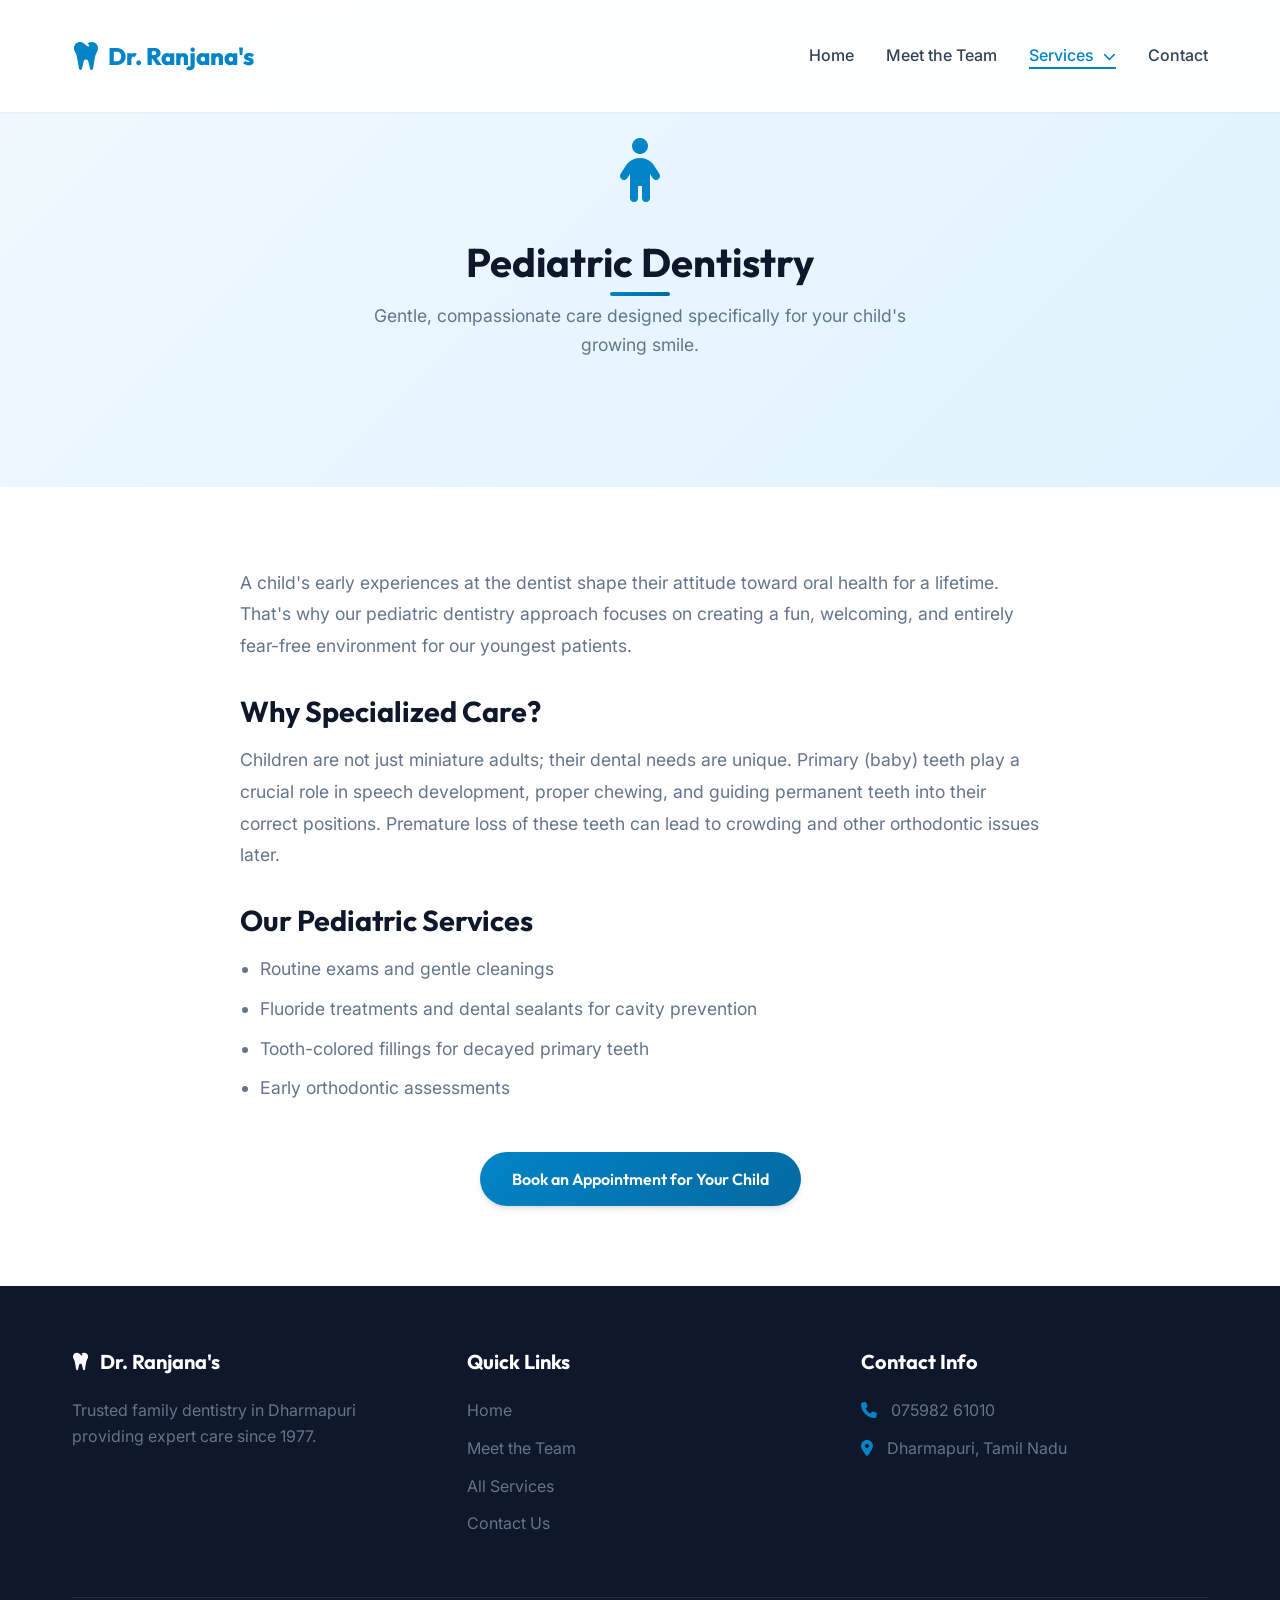
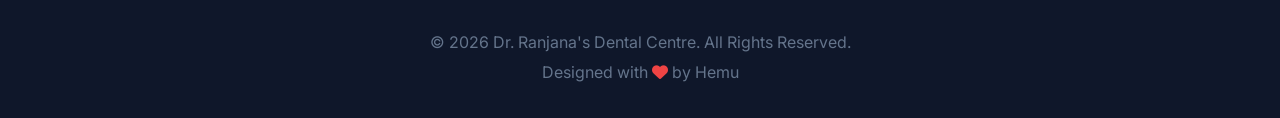
<file: pediatric-dentistry.html>
<!DOCTYPE html>
<html lang="en">
<head>
    <meta charset="UTF-8">
    <meta name="viewport" content="width=device-width, initial-scale=1.0">
    <title>Pediatric Dentistry | Dr. Ranjana's Dental Centre</title>
    <link rel="preconnect" href="https://fonts.googleapis.com">
    <link rel="preconnect" href="https://fonts.gstatic.com" crossorigin>
    <link href="https://fonts.googleapis.com/css2?family=Inter:wght@400;500;600&family=Outfit:wght@400;600;700;800&display=swap" rel="stylesheet">
    <link rel="stylesheet" href="https://cdnjs.cloudflare.com/ajax/libs/font-awesome/6.4.0/css/all.min.css">
    <link rel="stylesheet" href="css/style.css">
</head>
<body>
    <header class="header">
        <div class="container">
            <a href="index.html" class="logo"><i class="fa-solid fa-tooth"></i> Dr. Ranjana's</a>
            <nav>
                <div class="mobile-menu-btn"><i class="fa-solid fa-bars"></i></div>
                <ul class="nav-links">
                    <li><a href="index.html">Home</a></li>
                    <li><a href="meet-the-team.html">Meet the Team</a></li>
                    <li class="nav-item-dropdown">
                        <a href="services.html" class="active">Services <i class="fa-solid fa-chevron-down" style="font-size: 0.8rem; margin-left: 5px;"></i></a>
                        <div class="dropdown-menu">
                            <a href="aligners-braces.html">Aligners & Braces</a>
                            <a href="implants.html">Implants</a>
                            <a href="pediatric-dentistry.html">Pediatric Dentistry</a>
                            <a href="root-canal-treatment.html">Root Canal Treatment</a>
                        </div>
                    </li>
                    <li><a href="contact.html">Contact</a></li>
                </ul>
            </nav>
        </div>
    </header>

    <section class="section" style="background: var(--gradient-bg); padding-top: 120px; text-align: center;">
        <div class="container">
            <div style="font-size: 4rem; color: var(--primary-color); margin-bottom: 1rem;"><i class="fa-solid fa-child"></i></div>
            <h1 class="section-title">Pediatric Dentistry</h1>
            <p class="section-subtitle">Gentle, compassionate care designed specifically for your child's growing smile.</p>
        </div>
    </section>

    <section class="section section-light">
        <div class="container">
            <div style="max-width: 800px; margin: 0 auto; font-size: 1.1rem; line-height: 1.8; color: var(--text-muted);">
                <p style="margin-bottom: 2rem;">A child's early experiences at the dentist shape their attitude toward oral health for a lifetime. That's why our pediatric dentistry approach focuses on creating a fun, welcoming, and entirely fear-free environment for our youngest patients.</p>
                <h3 style="font-size: 1.8rem; color: var(--secondary-color); margin-bottom: 1rem;">Why Specialized Care?</h3>
                <p style="margin-bottom: 2rem;">Children are not just miniature adults; their dental needs are unique. Primary (baby) teeth play a crucial role in speech development, proper chewing, and guiding permanent teeth into their correct positions. Premature loss of these teeth can lead to crowding and other orthodontic issues later.</p>
                <h3 style="font-size: 1.8rem; color: var(--secondary-color); margin-bottom: 1rem;">Our Pediatric Services</h3>
                <ul style="list-style-type: disc; padding-left: 20px; margin-bottom: 2rem;">
                    <li style="margin-bottom: 0.5rem;">Routine exams and gentle cleanings</li>
                    <li style="margin-bottom: 0.5rem;">Fluoride treatments and dental sealants for cavity prevention</li>
                    <li style="margin-bottom: 0.5rem;">Tooth-colored fillings for decayed primary teeth</li>
                    <li style="margin-bottom: 0.5rem;">Early orthodontic assessments</li>
                </ul>
                <div style="text-align: center; margin-top: 3rem;">
                    <a href="contact.html" class="btn btn-primary">Book an Appointment for Your Child</a>
                </div>
            </div>
        </div>
    </section>

    <footer class="footer">
        <div class="container">
            <div class="footer-grid">
                <div><h3 class="footer-heading"><i class="fa-solid fa-tooth" style="margin-right: 10px;"></i>Dr. Ranjana's</h3><p style="color: var(--text-muted); margin-bottom: 1rem;">Trusted family dentistry in Dharmapuri providing expert care since 1977.</p></div>
                <div><h3 class="footer-heading">Quick Links</h3><ul class="footer-links"><li><a href="index.html">Home</a></li><li><a href="meet-the-team.html">Meet the Team</a></li><li><a href="services.html">All Services</a></li><li><a href="contact.html">Contact Us</a></li></ul></div>
                <div><h3 class="footer-heading">Contact Info</h3><ul class="footer-links"><li style="color: var(--text-muted);"><i class="fa-solid fa-phone" style="margin-right: 10px; color: var(--primary-color);"></i> 075982 61010</li><li style="color: var(--text-muted);"><i class="fa-solid fa-location-dot" style="margin-right: 10px; color: var(--primary-color);"></i> Dharmapuri, Tamil Nadu</li></ul></div>
            </div>
            <div class="footer-bottom"><p>&copy; 2026 Dr. Ranjana's Dental Centre. All Rights Reserved.</p><p style="margin-top: 5px;">Designed with <i class="fa-solid fa-heart" style="color: #ef4444;"></i> by Hemu</p></div>
        </div>
    </footer>
    <script src="js/main.js"></script>
</body>
</html>
</file>
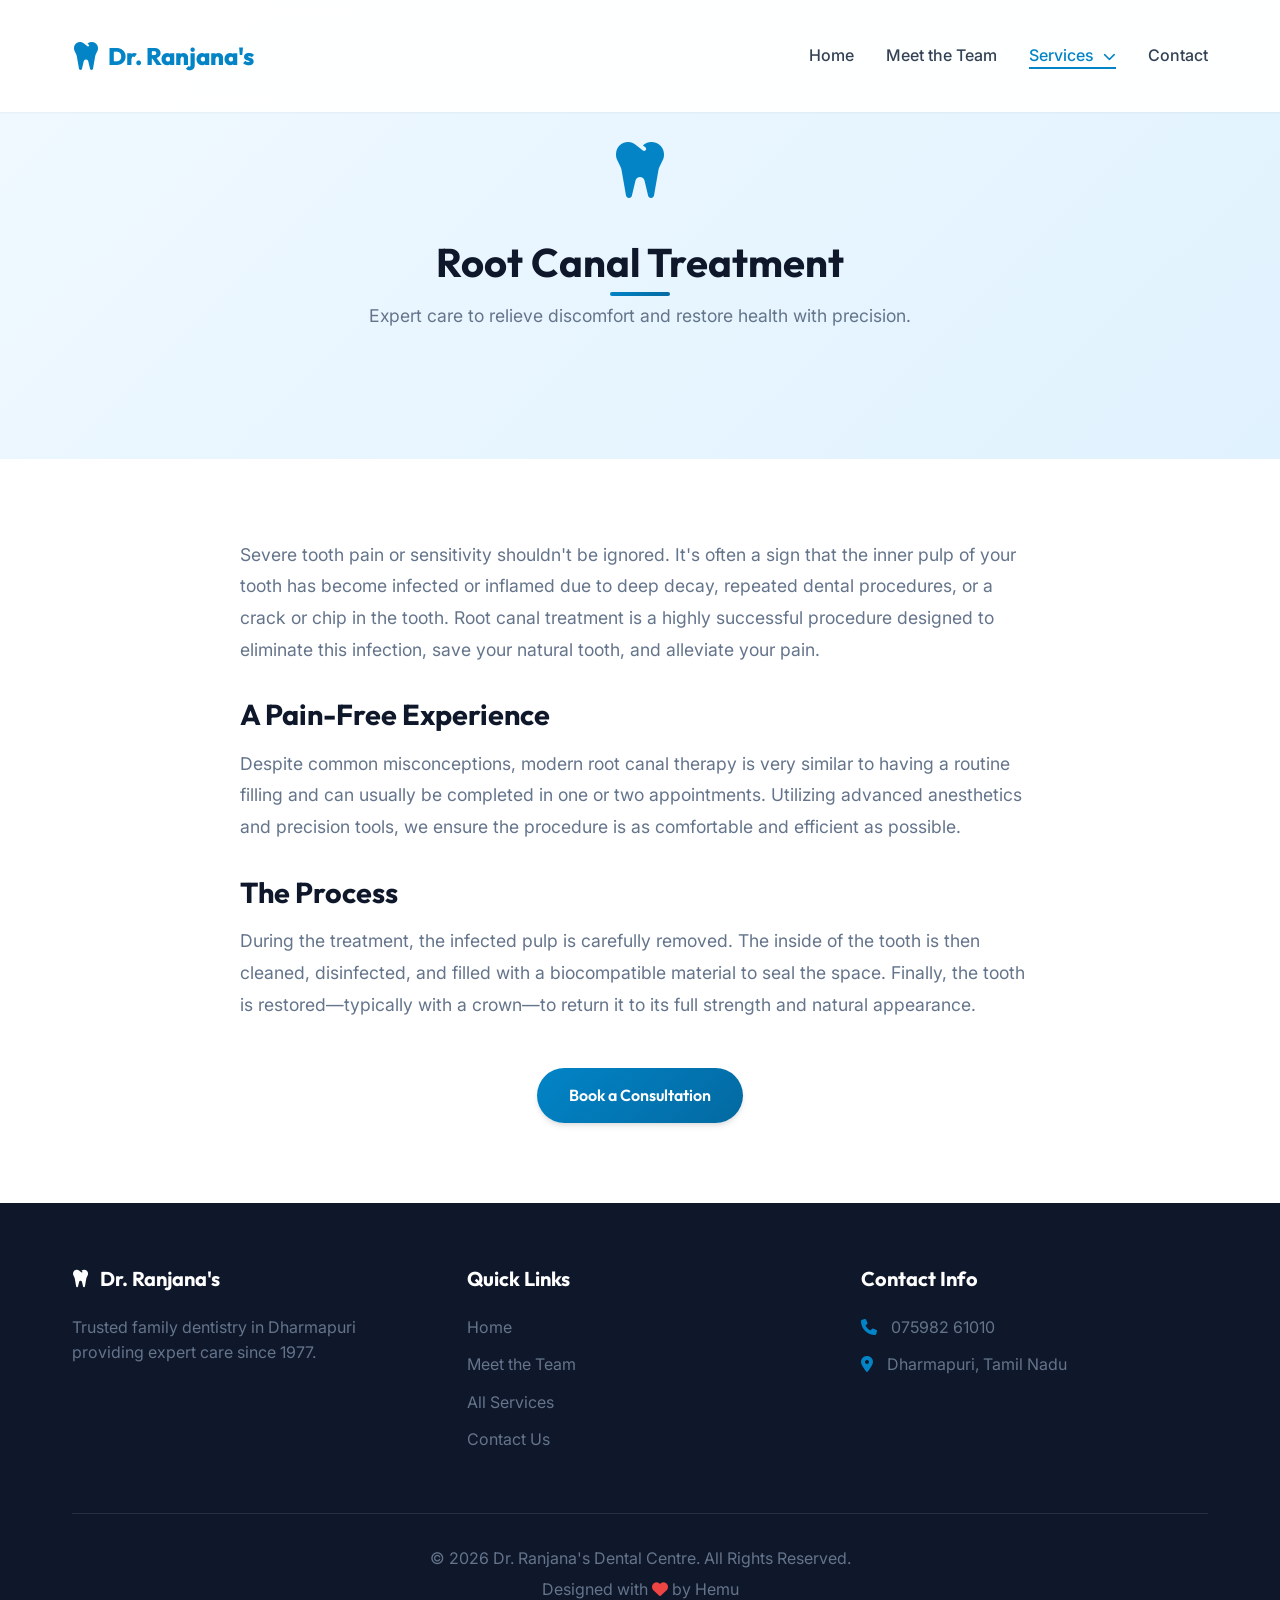
<file: root-canal-treatment.html>
<!DOCTYPE html>
<html lang="en">
<head>
    <meta charset="UTF-8">
    <meta name="viewport" content="width=device-width, initial-scale=1.0">
    <title>Root Canal Treatment | Dr. Ranjana's Dental Centre</title>
    <link rel="preconnect" href="https://fonts.googleapis.com">
    <link rel="preconnect" href="https://fonts.gstatic.com" crossorigin>
    <link href="https://fonts.googleapis.com/css2?family=Inter:wght@400;500;600&family=Outfit:wght@400;600;700;800&display=swap" rel="stylesheet">
    <link rel="stylesheet" href="https://cdnjs.cloudflare.com/ajax/libs/font-awesome/6.4.0/css/all.min.css">
    <link rel="stylesheet" href="css/style.css">
</head>
<body>
    <header class="header">
        <div class="container">
            <a href="index.html" class="logo"><i class="fa-solid fa-tooth"></i> Dr. Ranjana's</a>
            <nav>
                <div class="mobile-menu-btn"><i class="fa-solid fa-bars"></i></div>
                <ul class="nav-links">
                    <li><a href="index.html">Home</a></li>
                    <li><a href="meet-the-team.html">Meet the Team</a></li>
                    <li class="nav-item-dropdown">
                        <a href="services.html" class="active">Services <i class="fa-solid fa-chevron-down" style="font-size: 0.8rem; margin-left: 5px;"></i></a>
                        <div class="dropdown-menu">
                            <a href="aligners-braces.html">Aligners & Braces</a>
                            <a href="implants.html">Implants</a>
                            <a href="pediatric-dentistry.html">Pediatric Dentistry</a>
                            <a href="root-canal-treatment.html">Root Canal Treatment</a>
                        </div>
                    </li>
                    <li><a href="contact.html">Contact</a></li>
                </ul>
            </nav>
        </div>
    </header>

    <section class="section" style="background: var(--gradient-bg); padding-top: 120px; text-align: center;">
        <div class="container">
            <div style="font-size: 4rem; color: var(--primary-color); margin-bottom: 1rem;"><i class="fa-solid fa-tooth"></i></div>
            <h1 class="section-title">Root Canal Treatment</h1>
            <p class="section-subtitle">Expert care to relieve discomfort and restore health with precision.</p>
        </div>
    </section>

    <section class="section section-light">
        <div class="container">
            <div style="max-width: 800px; margin: 0 auto; font-size: 1.1rem; line-height: 1.8; color: var(--text-muted);">
                <p style="margin-bottom: 2rem;">Severe tooth pain or sensitivity shouldn't be ignored. It's often a sign that the inner pulp of your tooth has become infected or inflamed due to deep decay, repeated dental procedures, or a crack or chip in the tooth. Root canal treatment is a highly successful procedure designed to eliminate this infection, save your natural tooth, and alleviate your pain.</p>
                <h3 style="font-size: 1.8rem; color: var(--secondary-color); margin-bottom: 1rem;">A Pain-Free Experience</h3>
                <p style="margin-bottom: 2rem;">Despite common misconceptions, modern root canal therapy is very similar to having a routine filling and can usually be completed in one or two appointments. Utilizing advanced anesthetics and precision tools, we ensure the procedure is as comfortable and efficient as possible.</p>
                <h3 style="font-size: 1.8rem; color: var(--secondary-color); margin-bottom: 1rem;">The Process</h3>
                <p style="margin-bottom: 2rem;">During the treatment, the infected pulp is carefully removed. The inside of the tooth is then cleaned, disinfected, and filled with a biocompatible material to seal the space. Finally, the tooth is restored—typically with a crown—to return it to its full strength and natural appearance.</p>
                <div style="text-align: center; margin-top: 3rem;">
                    <a href="contact.html" class="btn btn-primary">Book a Consultation</a>
                </div>
            </div>
        </div>
    </section>

    <footer class="footer">
        <div class="container">
            <div class="footer-grid">
                <div><h3 class="footer-heading"><i class="fa-solid fa-tooth" style="margin-right: 10px;"></i>Dr. Ranjana's</h3><p style="color: var(--text-muted); margin-bottom: 1rem;">Trusted family dentistry in Dharmapuri providing expert care since 1977.</p></div>
                <div><h3 class="footer-heading">Quick Links</h3><ul class="footer-links"><li><a href="index.html">Home</a></li><li><a href="meet-the-team.html">Meet the Team</a></li><li><a href="services.html">All Services</a></li><li><a href="contact.html">Contact Us</a></li></ul></div>
                <div><h3 class="footer-heading">Contact Info</h3><ul class="footer-links"><li style="color: var(--text-muted);"><i class="fa-solid fa-phone" style="margin-right: 10px; color: var(--primary-color);"></i> 075982 61010</li><li style="color: var(--text-muted);"><i class="fa-solid fa-location-dot" style="margin-right: 10px; color: var(--primary-color);"></i> Dharmapuri, Tamil Nadu</li></ul></div>
            </div>
            <div class="footer-bottom"><p>&copy; 2026 Dr. Ranjana's Dental Centre. All Rights Reserved.</p><p style="margin-top: 5px;">Designed with <i class="fa-solid fa-heart" style="color: #ef4444;"></i> by Hemu</p></div>
        </div>
    </footer>
    <script src="js/main.js"></script>
</body>
</html>
</file>
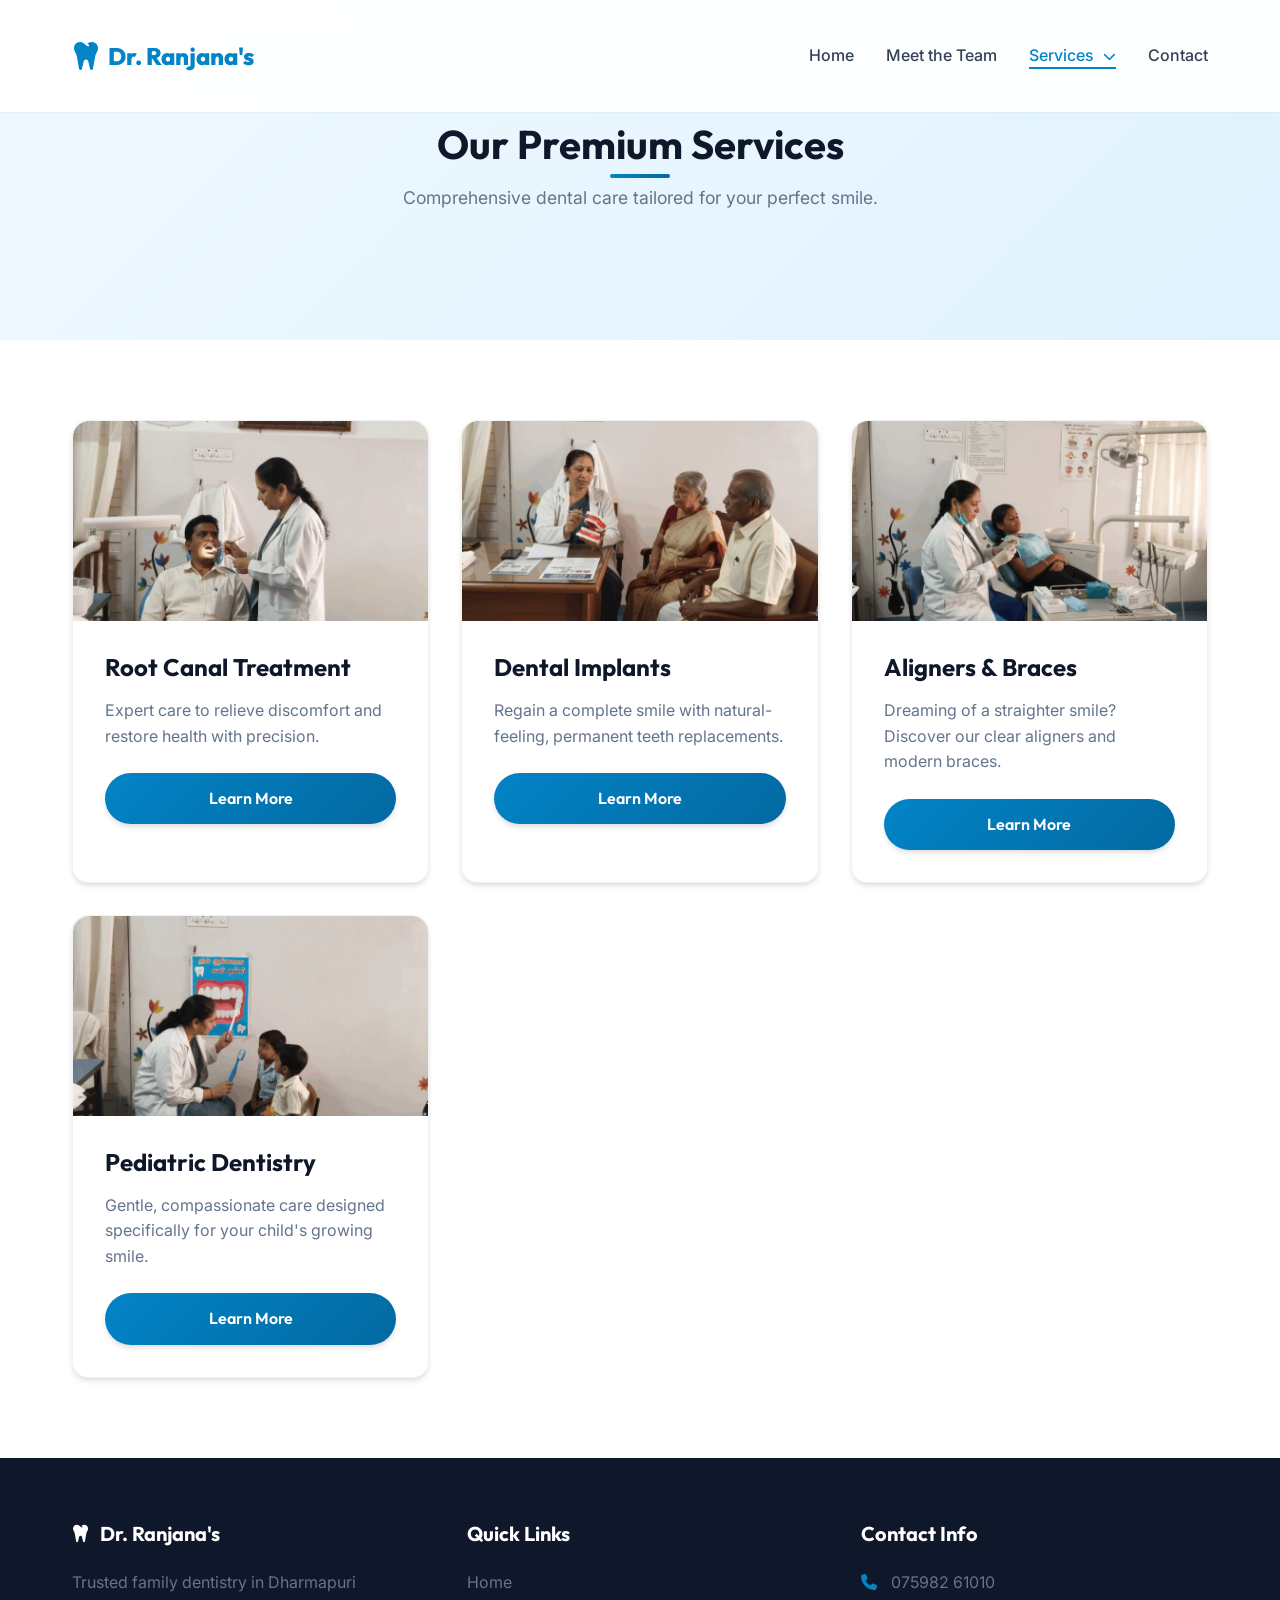
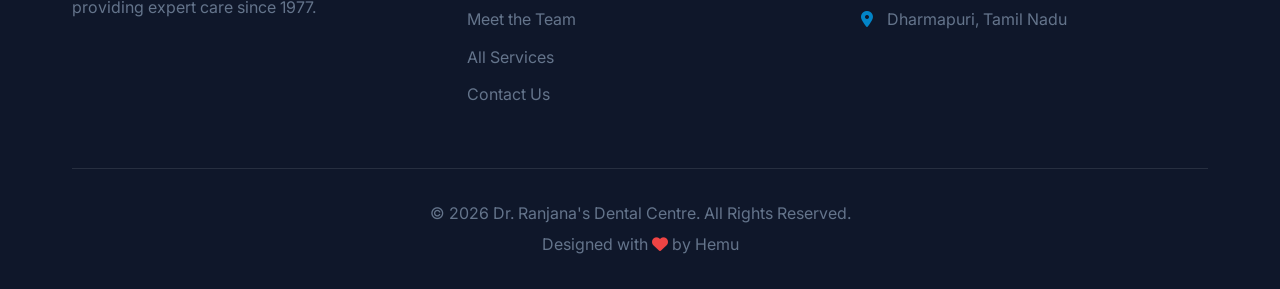
<file: services.html>
<!DOCTYPE html>
<html lang="en">
<head>
    <meta charset="UTF-8">
    <meta name="viewport" content="width=device-width, initial-scale=1.0">
    <title>Services | Dr. Ranjana's Dental Centre</title>
    <!-- Google Fonts -->
    <link rel="preconnect" href="https://fonts.googleapis.com">
    <link rel="preconnect" href="https://fonts.gstatic.com" crossorigin>
    <link href="https://fonts.googleapis.com/css2?family=Inter:wght@400;500;600&family=Outfit:wght@400;600;700;800&display=swap" rel="stylesheet">
    <!-- FontAwesome for Icons -->
    <link rel="stylesheet" href="https://cdnjs.cloudflare.com/ajax/libs/font-awesome/6.4.0/css/all.min.css">
    <!-- Custom CSS -->
    <link rel="stylesheet" href="css/style.css">
</head>
<body>

    <!-- Header -->
    <header class="header">
        <div class="container">
            <a href="index.html" class="logo">
                <i class="fa-solid fa-tooth"></i>
                Dr. Ranjana's
            </a>
            
            <nav>
                <div class="mobile-menu-btn">
                    <i class="fa-solid fa-bars"></i>
                </div>
                <ul class="nav-links">
                    <li><a href="index.html">Home</a></li>
                    <li><a href="meet-the-team.html">Meet the Team</a></li>
                    <li class="nav-item-dropdown">
                        <a href="services.html" class="active">Services <i class="fa-solid fa-chevron-down" style="font-size: 0.8rem; margin-left: 5px;"></i></a>
                        <div class="dropdown-menu">
                            <a href="aligners-braces.html">Aligners & Braces</a>
                            <a href="implants.html">Implants</a>
                            <a href="pediatric-dentistry.html">Pediatric Dentistry</a>
                            <a href="root-canal-treatment.html">Root Canal Treatment</a>
                        </div>
                    </li>
                    <li><a href="contact.html">Contact</a></li>
                </ul>
            </nav>
        </div>
    </header>

    <!-- Page Header -->
    <section class="section" style="background: var(--gradient-bg); padding-top: 120px; text-align: center;">
        <div class="container">
            <h1 class="section-title">Our Premium Services</h1>
            <p class="section-subtitle">Comprehensive dental care tailored for your perfect smile.</p>
        </div>
    </section>

    <!-- Services Grid -->
    <section class="section section-light">
        <div class="container">
            <div class="grid">
                <!-- Service 1 -->
                <div class="card" style="padding: 0;">
                    <img src="images/Root%20Canal%20Treatment.png" alt="Root Canal Treatment" style="width: 100%; height: 200px; object-fit: cover; border-top-left-radius: 16px; border-top-right-radius: 16px;">
                    <div style="padding: 2rem;">
                        <h3 class="card-title">Root Canal Treatment</h3>
                        <p style="margin-bottom: 1.5rem; color: var(--text-muted);">Expert care to relieve discomfort and restore health with precision.</p>
                        <a href="root-canal-treatment.html" class="btn btn-primary" style="width: 100%; text-align: center;">Learn More</a>
                    </div>
                </div>
                
                <!-- Service 2 -->
                <div class="card" style="padding: 0;">
                    <img src="images/Dental%20Implants.png" alt="Dental Implants" style="width: 100%; height: 200px; object-fit: cover; border-top-left-radius: 16px; border-top-right-radius: 16px;">
                    <div style="padding: 2rem;">
                        <h3 class="card-title">Dental Implants</h3>
                        <p style="margin-bottom: 1.5rem; color: var(--text-muted);">Regain a complete smile with natural-feeling, permanent teeth replacements.</p>
                        <a href="implants.html" class="btn btn-primary" style="width: 100%; text-align: center;">Learn More</a>
                    </div>
                </div>
                
                <!-- Service 3 -->
                <div class="card" style="padding: 0;">
                    <img src="images/Aligners%20&%20Braces.png" alt="Aligners & Braces" style="width: 100%; height: 200px; object-fit: cover; border-top-left-radius: 16px; border-top-right-radius: 16px;">
                    <div style="padding: 2rem;">
                        <h3 class="card-title">Aligners & Braces</h3>
                        <p style="margin-bottom: 1.5rem; color: var(--text-muted);">Dreaming of a straighter smile? Discover our clear aligners and modern braces.</p>
                        <a href="aligners-braces.html" class="btn btn-primary" style="width: 100%; text-align: center;">Learn More</a>
                    </div>
                </div>
                
                <!-- Service 4 -->
                <div class="card" style="padding: 0;">
                    <img src="images/Pediatric%20Dentistry.png" alt="Pediatric Dentistry" style="width: 100%; height: 200px; object-fit: cover; border-top-left-radius: 16px; border-top-right-radius: 16px;">
                    <div style="padding: 2rem;">
                        <h3 class="card-title">Pediatric Dentistry</h3>
                        <p style="margin-bottom: 1.5rem; color: var(--text-muted);">Gentle, compassionate care designed specifically for your child's growing smile.</p>
                        <a href="pediatric-dentistry.html" class="btn btn-primary" style="width: 100%; text-align: center;">Learn More</a>
                    </div>
                </div>
            </div>
        </div>
    </section>

    <!-- Footer -->
    <footer class="footer">
        <div class="container">
            <div class="footer-grid">
                <div>
                    <h3 class="footer-heading"><i class="fa-solid fa-tooth" style="margin-right: 10px;"></i>Dr. Ranjana's</h3>
                    <p style="color: var(--text-muted); margin-bottom: 1rem;">Trusted family dentistry in Dharmapuri providing expert care since 1977.</p>
                </div>
                <div>
                    <h3 class="footer-heading">Quick Links</h3>
                    <ul class="footer-links">
                        <li><a href="index.html">Home</a></li>
                        <li><a href="meet-the-team.html">Meet the Team</a></li>
                        <li><a href="services.html">All Services</a></li>
                        <li><a href="contact.html">Contact Us</a></li>
                    </ul>
                </div>
                <div>
                    <h3 class="footer-heading">Contact Info</h3>
                    <ul class="footer-links">
                        <li style="color: var(--text-muted);"><i class="fa-solid fa-phone" style="margin-right: 10px; color: var(--primary-color);"></i> 075982 61010</li>
                        <li style="color: var(--text-muted);"><i class="fa-solid fa-location-dot" style="margin-right: 10px; color: var(--primary-color);"></i> Dharmapuri, Tamil Nadu</li>
                    </ul>
                </div>
            </div>
            <div class="footer-bottom"><p>&copy; 2026 Dr. Ranjana's Dental Centre. All Rights Reserved.</p><p style="margin-top: 5px;">Designed with <i class="fa-solid fa-heart" style="color: #ef4444;"></i> by Hemu</p></div>
        </div>
    </footer>

    <script src="js/main.js"></script>
</body>
</html>
</file>
<file: css/style.css>
:root {
  /* Color Palette */
  --primary-color: #0284c7; /* Sky Blue */
  --primary-dark: #0369a1;
  --secondary-color: #0f172a; /* Slate Dark */
  --accent-color: #f59e0b; /* Amber */
  --accent-hover: #d97706;
  --bg-light: #f8fafc;
  --bg-white: #ffffff;
  --text-main: #334155;
  --text-muted: #64748b;
  
  /* Gradients */
  --gradient-primary: linear-gradient(135deg, #0284c7 0%, #0369a1 100%);
  --gradient-bg: linear-gradient(135deg, #f0f9ff 0%, #e0f2fe 100%);

  /* Typography */
  --font-heading: 'Outfit', sans-serif;
  --font-body: 'Inter', sans-serif;

  /* Shadows */
  --shadow-sm: 0 1px 2px 0 rgba(0, 0, 0, 0.05);
  --shadow-md: 0 4px 6px -1px rgba(0, 0, 0, 0.1), 0 2px 4px -1px rgba(0, 0, 0, 0.06);
  --shadow-lg: 0 10px 15px -3px rgba(0, 0, 0, 0.1), 0 4px 6px -2px rgba(0, 0, 0, 0.05);
  --shadow-xl: 0 20px 25px -5px rgba(0, 0, 0, 0.1), 0 10px 10px -5px rgba(0, 0, 0, 0.04);

  /* Transitions */
  --transition-fast: 0.2s ease;
  --transition-normal: 0.3s ease-in-out;
}

* {
  margin: 0;
  padding: 0;
  box-sizing: border-box;
}

html {
  scroll-behavior: smooth;
}

body {
  font-family: var(--font-body);
  color: var(--text-main);
  background-color: var(--bg-light);
  line-height: 1.6;
  overflow-x: hidden;
}

h1, h2, h3, h4, h5, h6 {
  font-family: var(--font-heading);
  color: var(--secondary-color);
  font-weight: 700;
  line-height: 1.2;
}

a {
  text-decoration: none;
  color: inherit;
  transition: color var(--transition-fast);
}

ul {
  list-style: none;
}

img {
  max-width: 100%;
  height: auto;
  display: block;
}

/* Typography Utilities */
.text-center { text-align: center; }
.section-title {
  font-size: 2.5rem;
  margin-bottom: 1rem;
  position: relative;
  display: inline-block;
}
.section-title::after {
  content: '';
  position: absolute;
  left: 50%;
  bottom: -10px;
  transform: translateX(-50%);
  width: 60px;
  height: 4px;
  background: var(--gradient-primary);
  border-radius: 2px;
}
.section-subtitle {
  font-size: 1.1rem;
  color: var(--text-muted);
  max-width: 600px;
  margin: 0 auto 3rem auto;
}

/* Layout */
.container {
  width: 100%;
  max-width: 1200px;
  margin: 0 auto;
  padding: 0 2rem;
}
.section {
  padding: 5rem 0;
}
.section-light {
  background-color: var(--bg-white);
}

/* Buttons */
.btn {
  display: inline-block;
  padding: 0.8rem 2rem;
  font-family: var(--font-heading);
  font-weight: 600;
  border-radius: 50px;
  cursor: pointer;
  transition: all var(--transition-normal);
  border: none;
  font-size: 1rem;
}
.btn-primary {
  background: var(--gradient-primary);
  color: white;
  box-shadow: var(--shadow-md);
}
.btn-primary:hover {
  transform: translateY(-2px);
  box-shadow: var(--shadow-lg);
  background: var(--primary-dark);
}
.btn-accent {
  background: var(--accent-color);
  color: white;
  box-shadow: var(--shadow-md);
}
.btn-accent:hover {
  transform: translateY(-2px);
  box-shadow: var(--shadow-lg);
  background: var(--accent-hover);
}

/* Header & Navigation */
.header {
  background-color: rgba(255, 255, 255, 0.95);
  backdrop-filter: blur(10px);
  position: fixed;
  top: 0;
  left: 0;
  width: 100%;
  z-index: 1000;
  box-shadow: var(--shadow-sm);
  transition: all var(--transition-normal);
}
.header .container {
  display: flex;
  justify-content: space-between;
  align-items: center;
  height: 80px;
}
.logo {
  font-family: var(--font-heading);
  font-size: 1.5rem;
  font-weight: 800;
  color: var(--primary-color);
  display: flex;
  align-items: center;
  gap: 0.5rem;
}
.logo i {
  font-size: 2rem;
}
.nav-links {
  display: flex;
  gap: 2rem;
}
.nav-links li {
  position: relative;
}
.nav-links a {
  font-weight: 500;
  padding: 0.5rem 0;
}
.nav-links a::after {
  content: '';
  position: absolute;
  left: 0;
  bottom: 0;
  width: 0;
  height: 2px;
  background-color: var(--primary-color);
  transition: width var(--transition-fast);
}
.nav-links a:hover::after, .nav-links a.active::after {
  width: 100%;
}
.nav-links a:hover, .nav-links a.active {
  color: var(--primary-color);
}
.mobile-menu-btn {
  display: none;
  font-size: 1.5rem;
  cursor: pointer;
  color: var(--secondary-color);
}

/* Dropdown */
.dropdown-menu {
  position: absolute;
  top: 100%;
  left: 0;
  background: var(--bg-white);
  box-shadow: var(--shadow-lg);
  border-radius: 8px;
  min-width: 200px;
  opacity: 0;
  visibility: hidden;
  transform: translateY(10px);
  transition: all var(--transition-fast);
  display: flex;
  flex-direction: column;
  padding: 0.5rem 0;
}
.nav-item-dropdown:hover .dropdown-menu {
  opacity: 1;
  visibility: visible;
  transform: translateY(0);
}
.dropdown-menu a {
  padding: 0.75rem 1.5rem;
  display: block;
}
.dropdown-menu a::after {
  display: none;
}
.dropdown-menu a:hover {
  background-color: var(--bg-light);
}

/* Hero Section */
.hero {
  height: 100vh;
  min-height: 600px;
  position: relative;
  display: flex;
  align-items: center;
  padding-top: 80px;
  background-size: cover;
  background-position: center;
  background-attachment: fixed;
}
.hero::before {
  content: '';
  position: absolute;
  inset: 0;
  background: linear-gradient(to right, rgba(15, 23, 42, 0.8), rgba(15, 23, 42, 0.4));
}
.hero-content {
  position: relative;
  z-index: 1;
  color: white;
  max-width: 600px;
  animation: fadeInUp 1s ease-out;
}
.hero-title {
  font-size: 3.5rem;
  margin-bottom: 1rem;
  color: white;
}
.hero-desc {
  font-size: 1.25rem;
  margin-bottom: 2rem;
  opacity: 0.9;
}

/* Features/Services Grid */
.grid {
  display: grid;
  grid-template-columns: repeat(auto-fit, minmax(280px, 1fr));
  gap: 2rem;
}
.card {
  background: var(--bg-white);
  border-radius: 16px;
  padding: 2rem;
  box-shadow: var(--shadow-md);
  transition: all var(--transition-normal);
  position: relative;
  overflow: hidden;
  border: 1px solid rgba(0,0,0,0.05);
}
.card:hover {
  transform: translateY(-10px);
  box-shadow: var(--shadow-xl);
}
.card-icon {
  width: 60px;
  height: 60px;
  background: var(--gradient-bg);
  border-radius: 12px;
  display: flex;
  align-items: center;
  justify-content: center;
  font-size: 1.5rem;
  color: var(--primary-color);
  margin-bottom: 1.5rem;
  transition: all var(--transition-normal);
}
.card:hover .card-icon {
  background: var(--gradient-primary);
  color: white;
  transform: scale(1.1) rotate(5deg);
}
.card-title {
  margin-bottom: 1rem;
  font-size: 1.5rem;
}

/* Footer */
.footer {
  background: var(--secondary-color);
  color: white;
  padding: 4rem 0 2rem;
}
.footer-grid {
  display: grid;
  grid-template-columns: repeat(auto-fit, minmax(250px, 1fr));
  gap: 3rem;
  margin-bottom: 3rem;
}
.footer-heading {
  color: white;
  margin-bottom: 1.5rem;
  font-size: 1.25rem;
}
.footer-links li {
  margin-bottom: 0.75rem;
}
.footer-links a {
  color: var(--text-muted);
}
.footer-links a:hover {
  color: var(--accent-color);
  padding-left: 5px;
}
.footer-bottom {
  border-top: 1px solid rgba(255,255,255,0.1);
  padding-top: 2rem;
  text-align: center;
  color: var(--text-muted);
}

/* Animations */
@keyframes fadeInUp {
  from {
    opacity: 0;
    transform: translateY(20px);
  }
  to {
    opacity: 1;
    transform: translateY(0);
  }
}

/* Responsive */
@media (max-width: 768px) {
  .nav-links {
    position: fixed;
    top: 80px;
    left: -100%;
    width: 100%;
    height: calc(100vh - 80px);
    background: var(--bg-white);
    flex-direction: column;
    align-items: center;
    padding: 2rem 0;
    transition: left var(--transition-normal);
    box-shadow: var(--shadow-md);
  }
  .nav-links.active {
    left: 0;
  }
  .dropdown-menu {
    position: static;
    opacity: 1;
    visibility: visible;
    transform: none;
    box-shadow: none;
    text-align: center;
    display: none;
  }
  .nav-item-dropdown:hover .dropdown-menu {
    display: flex;
  }
  .mobile-menu-btn {
    display: block;
  }
  .hero-title {
    font-size: 2.5rem;
  }
}
</file>
